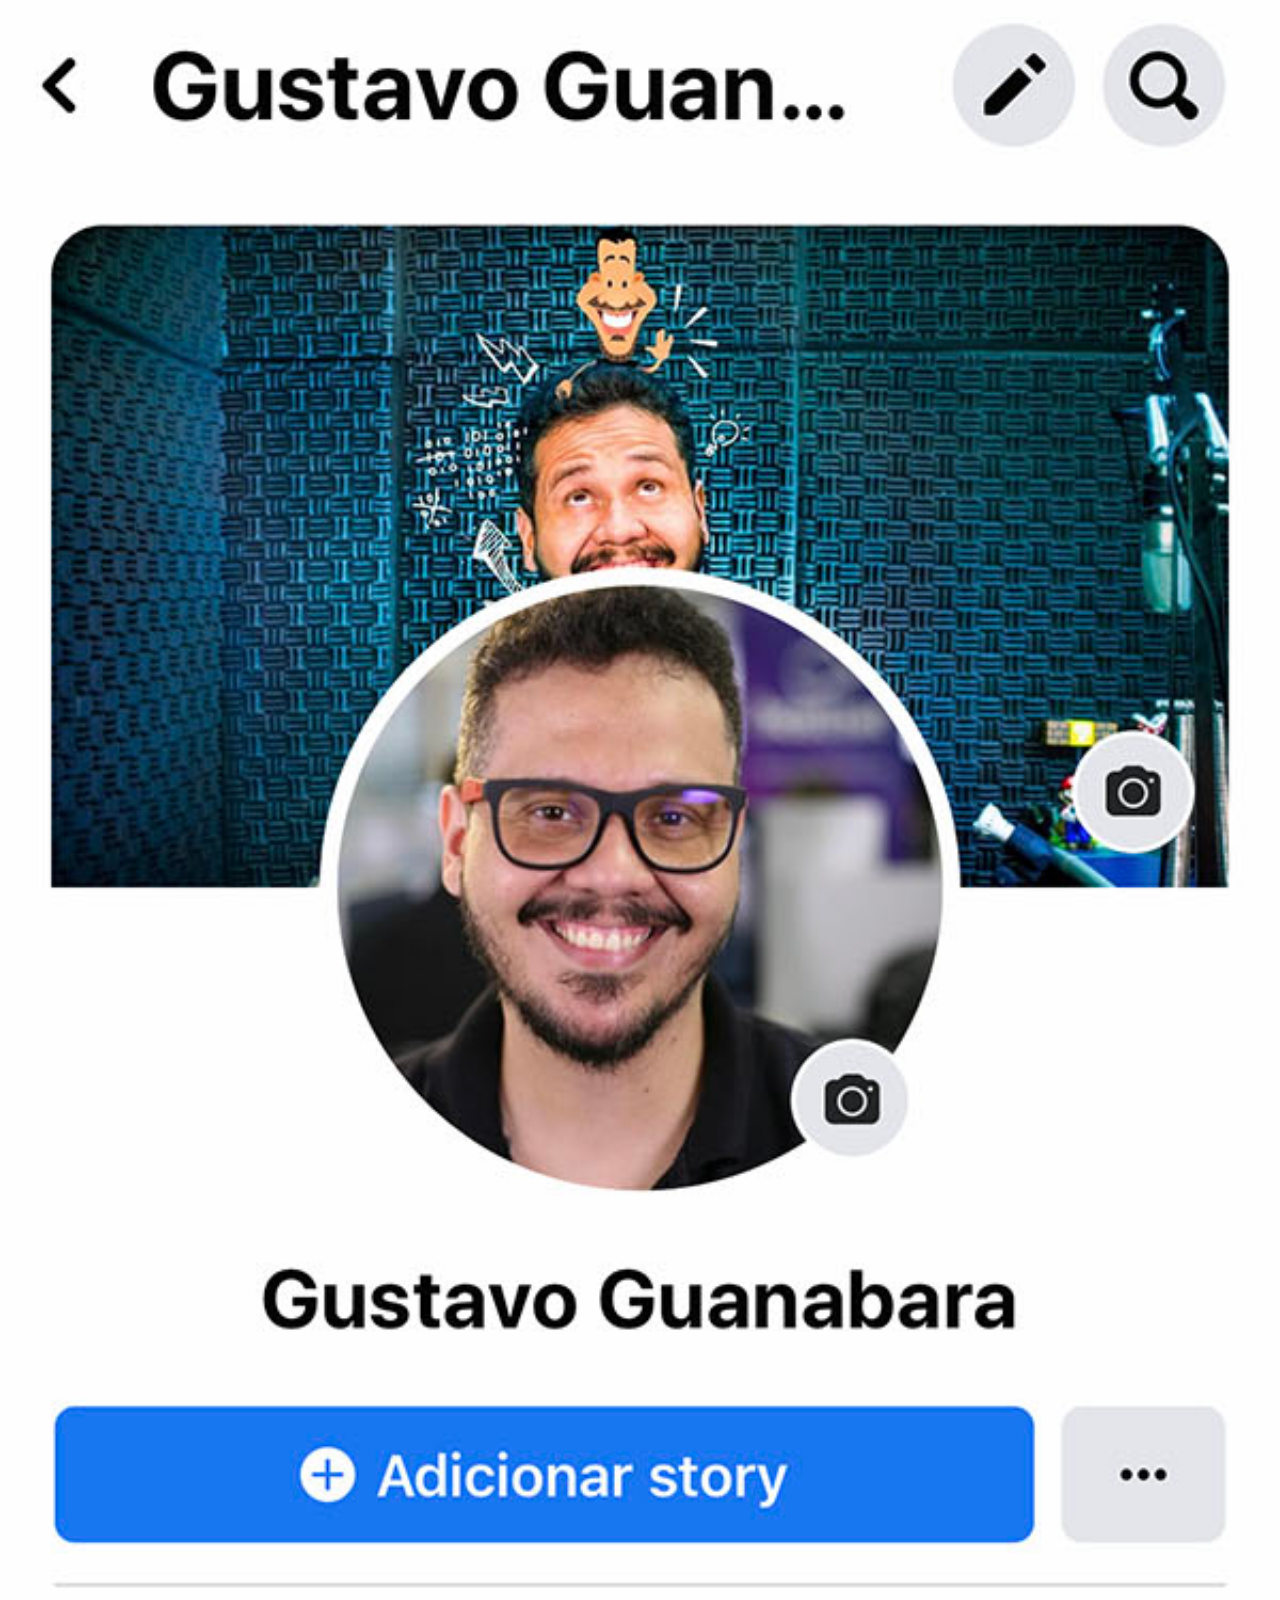
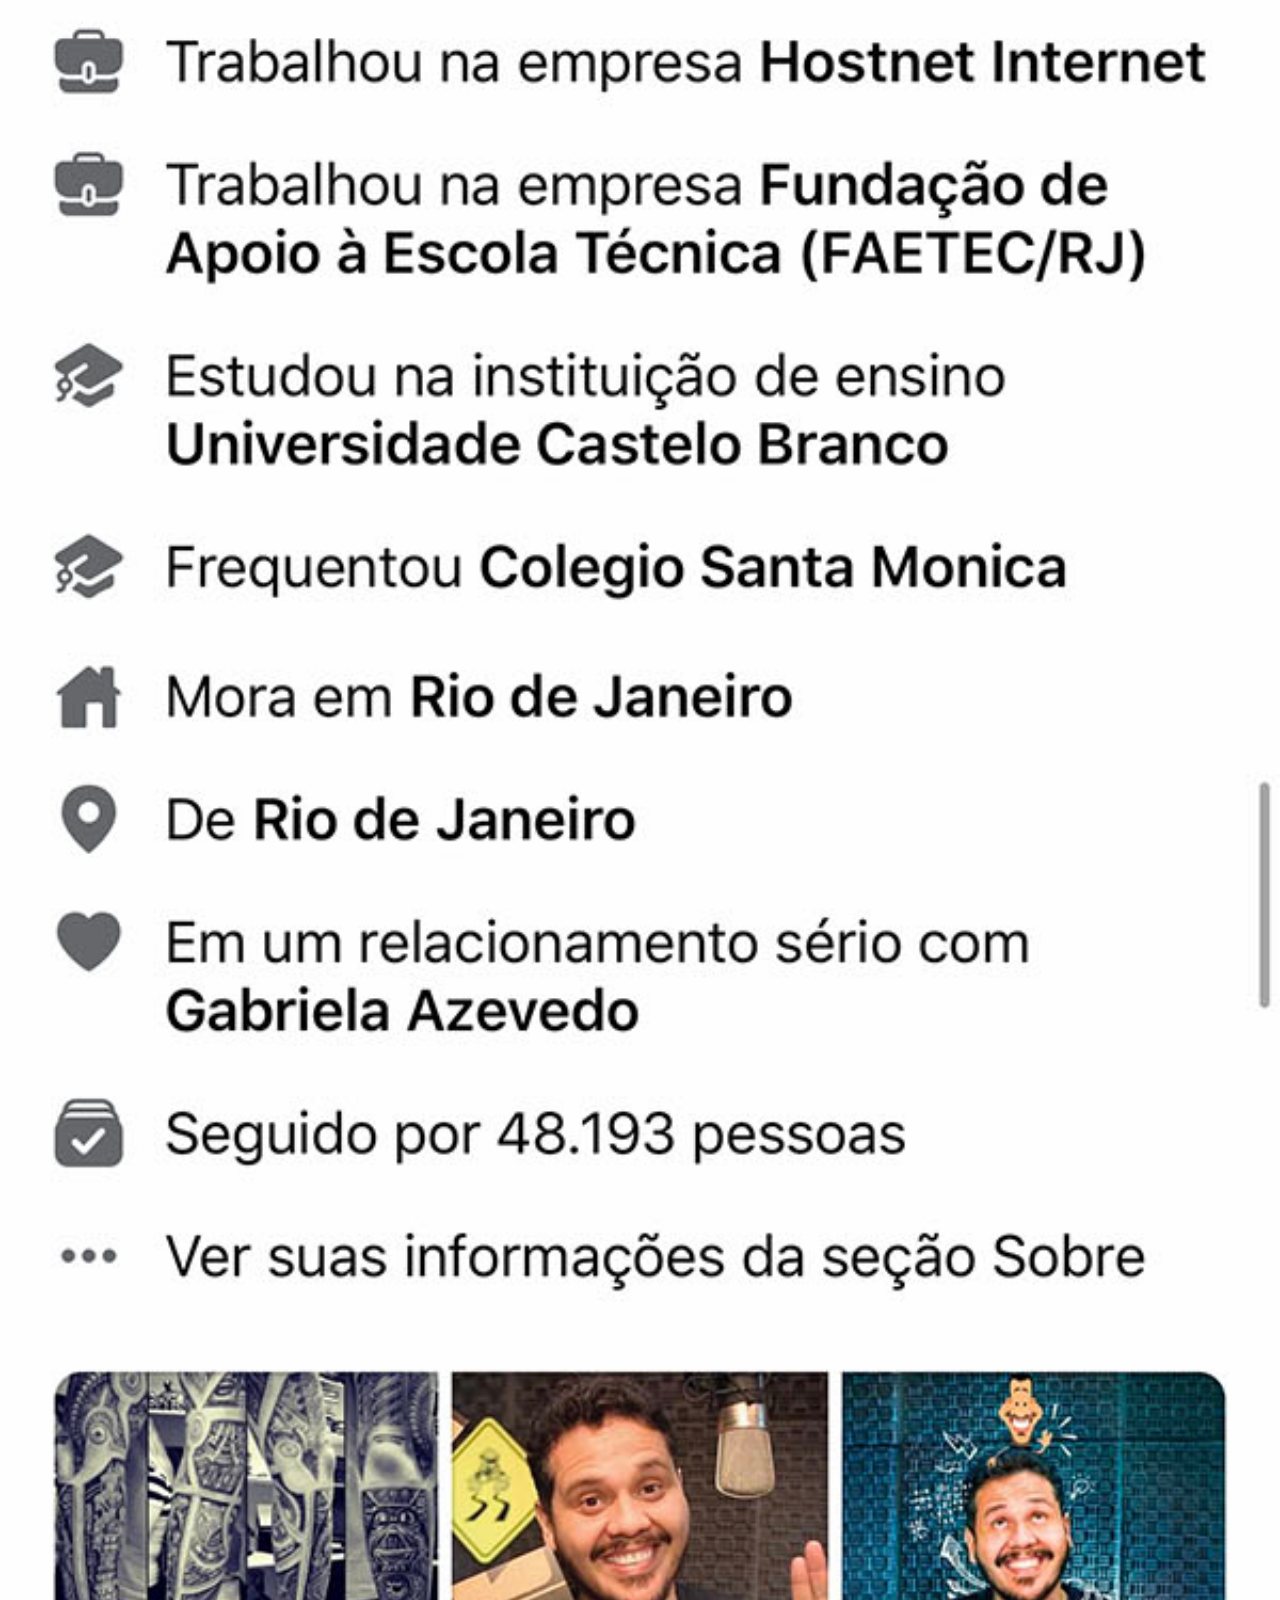
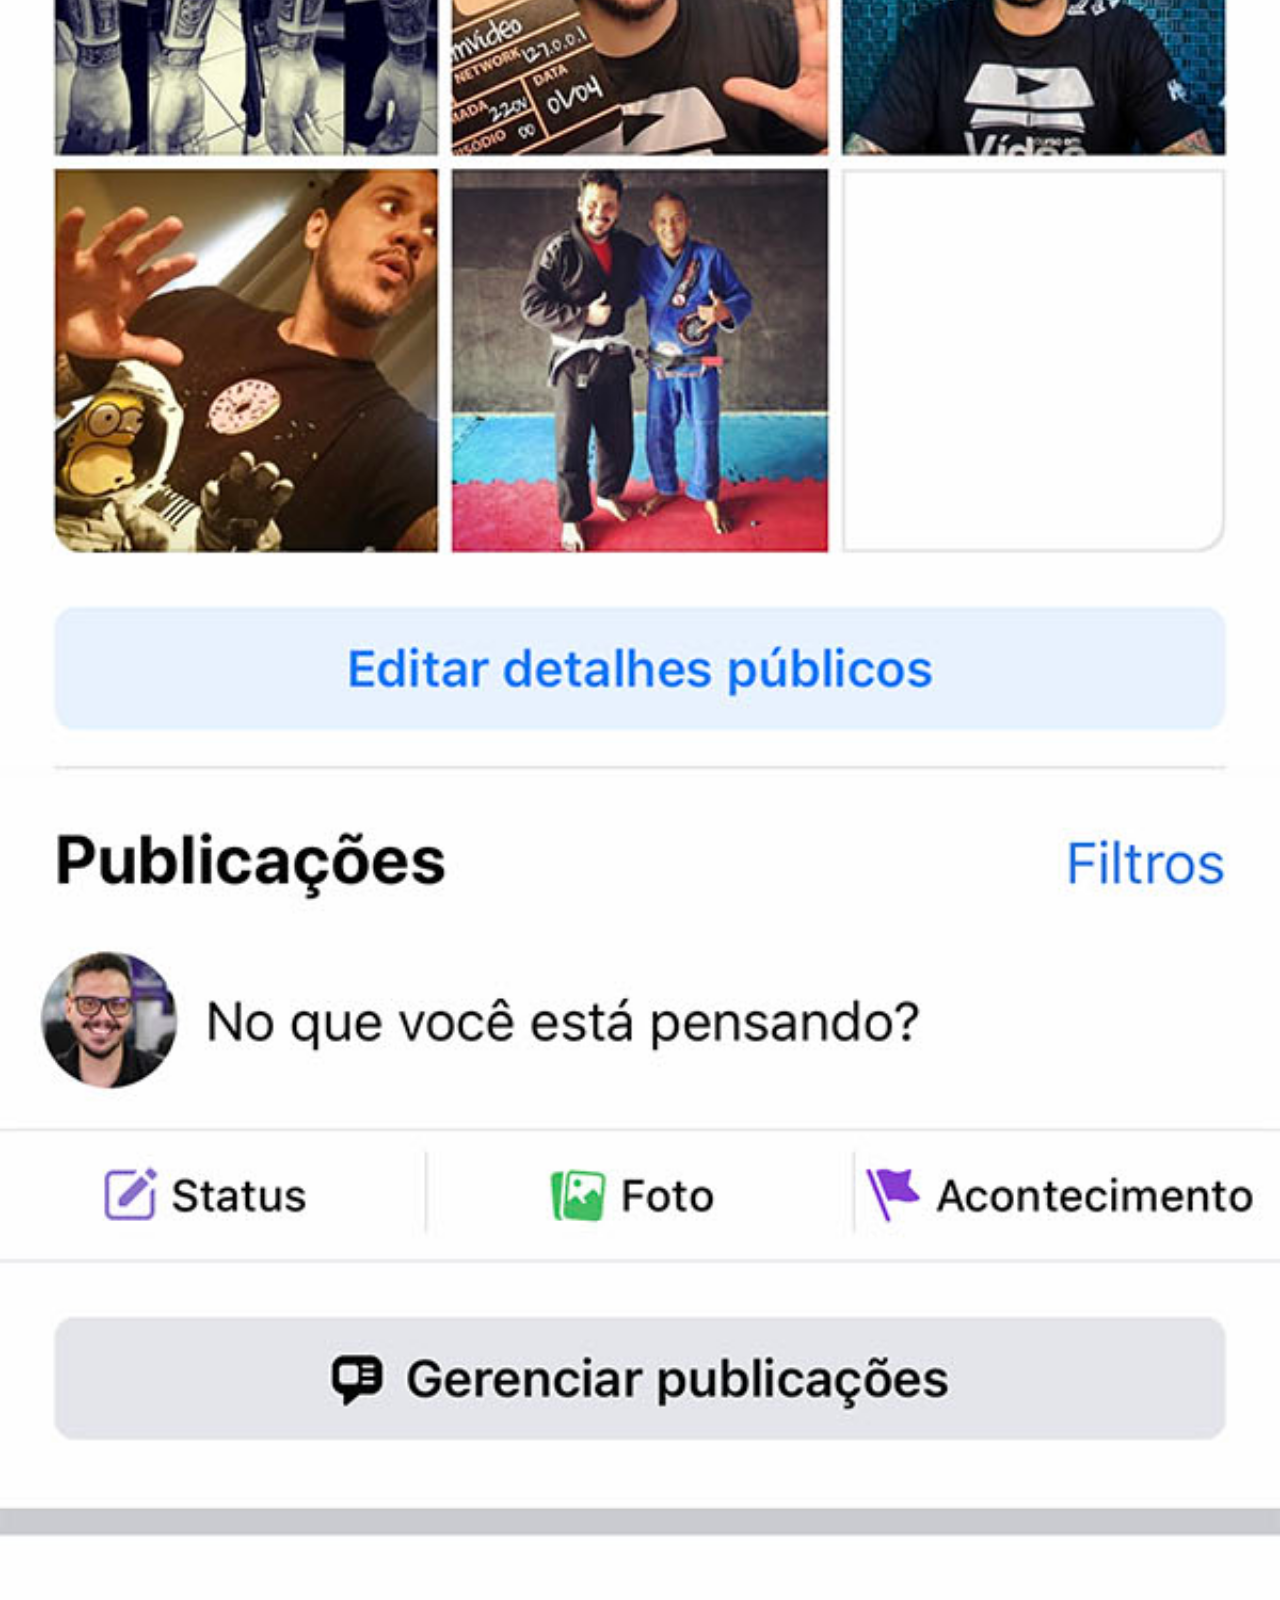
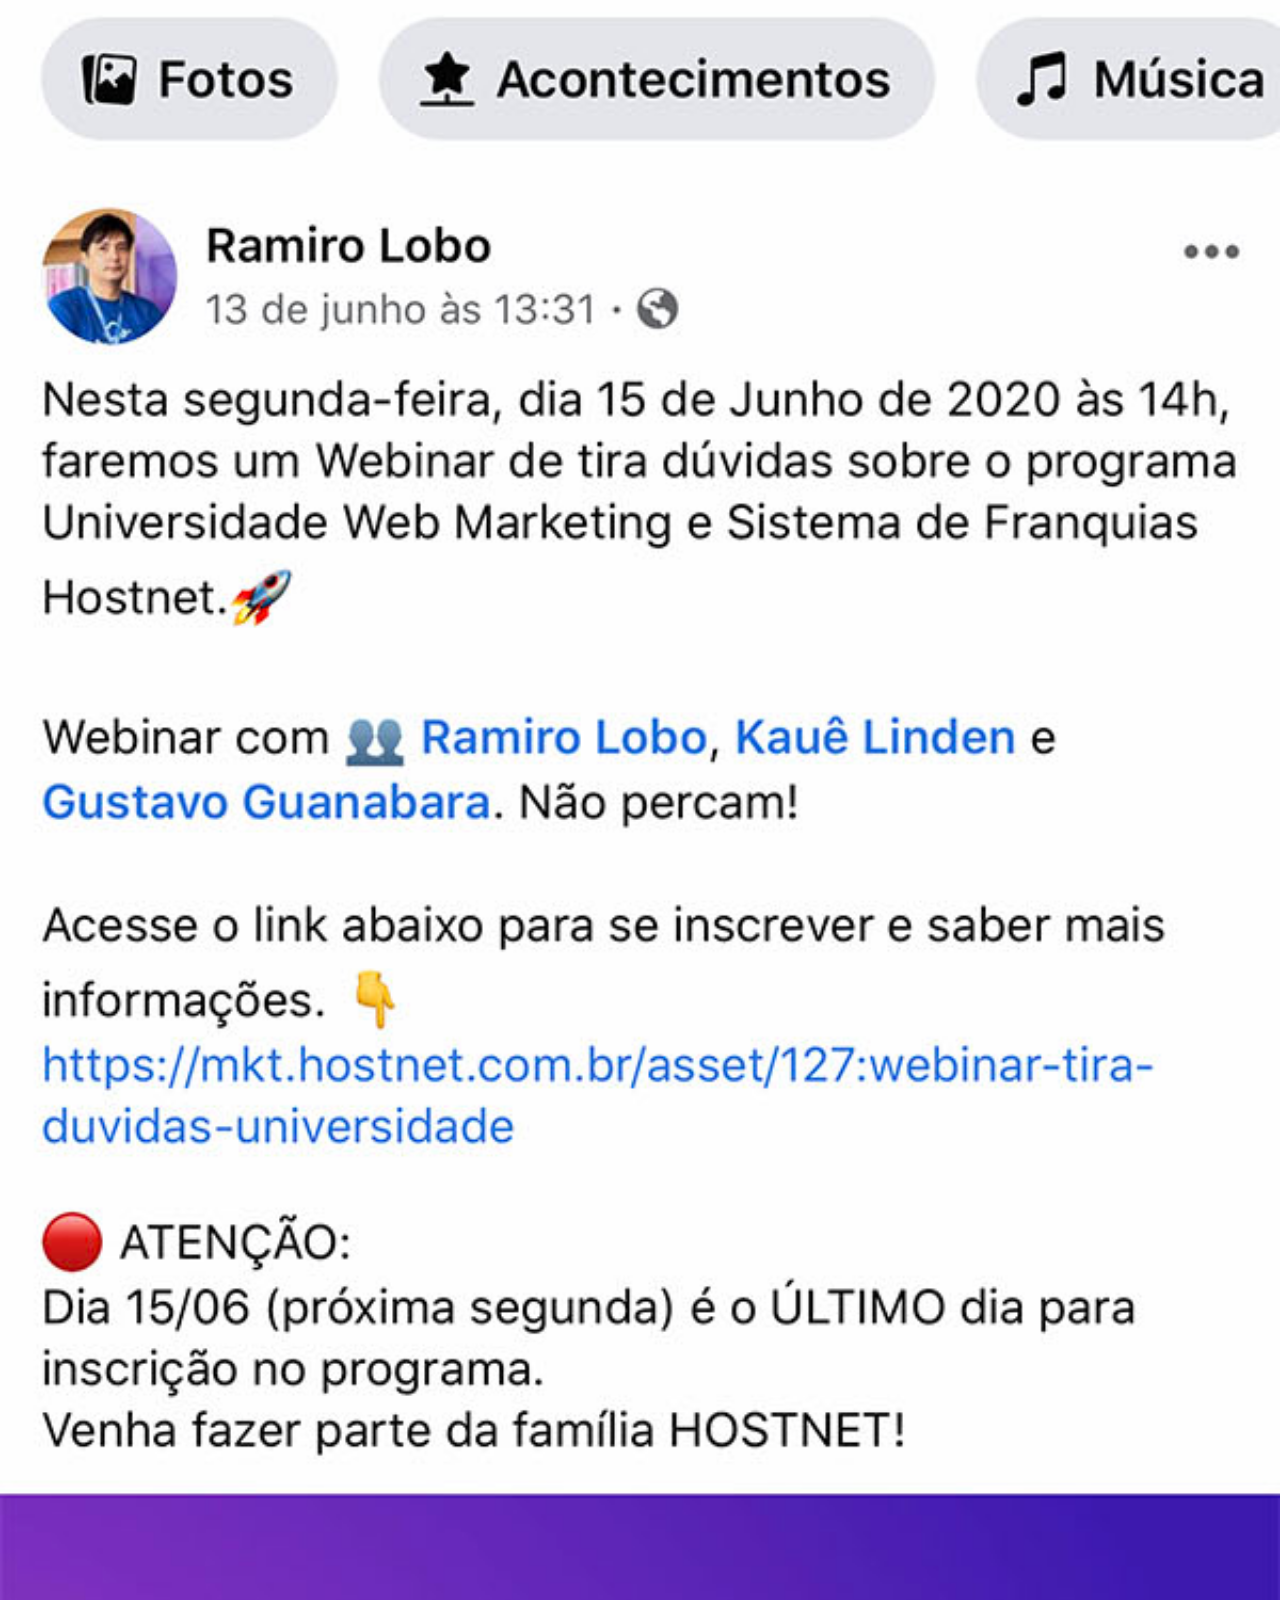
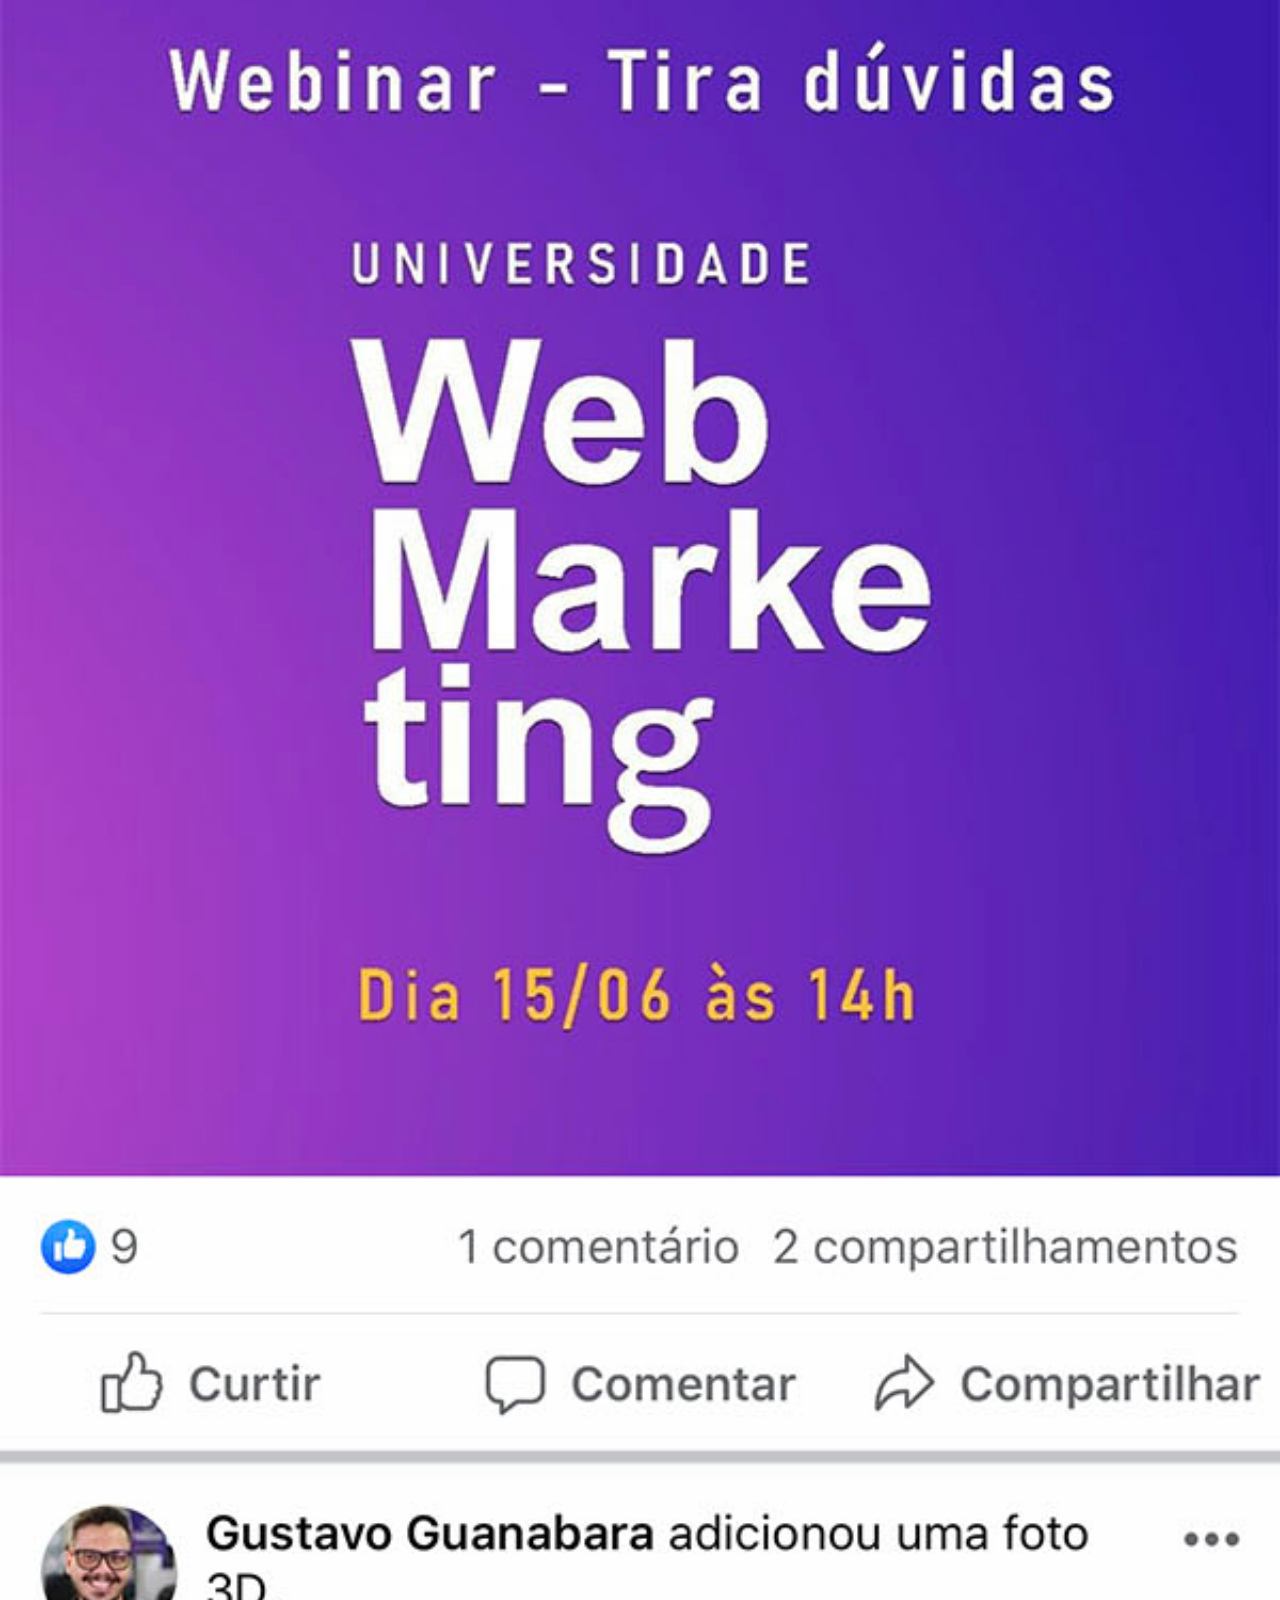
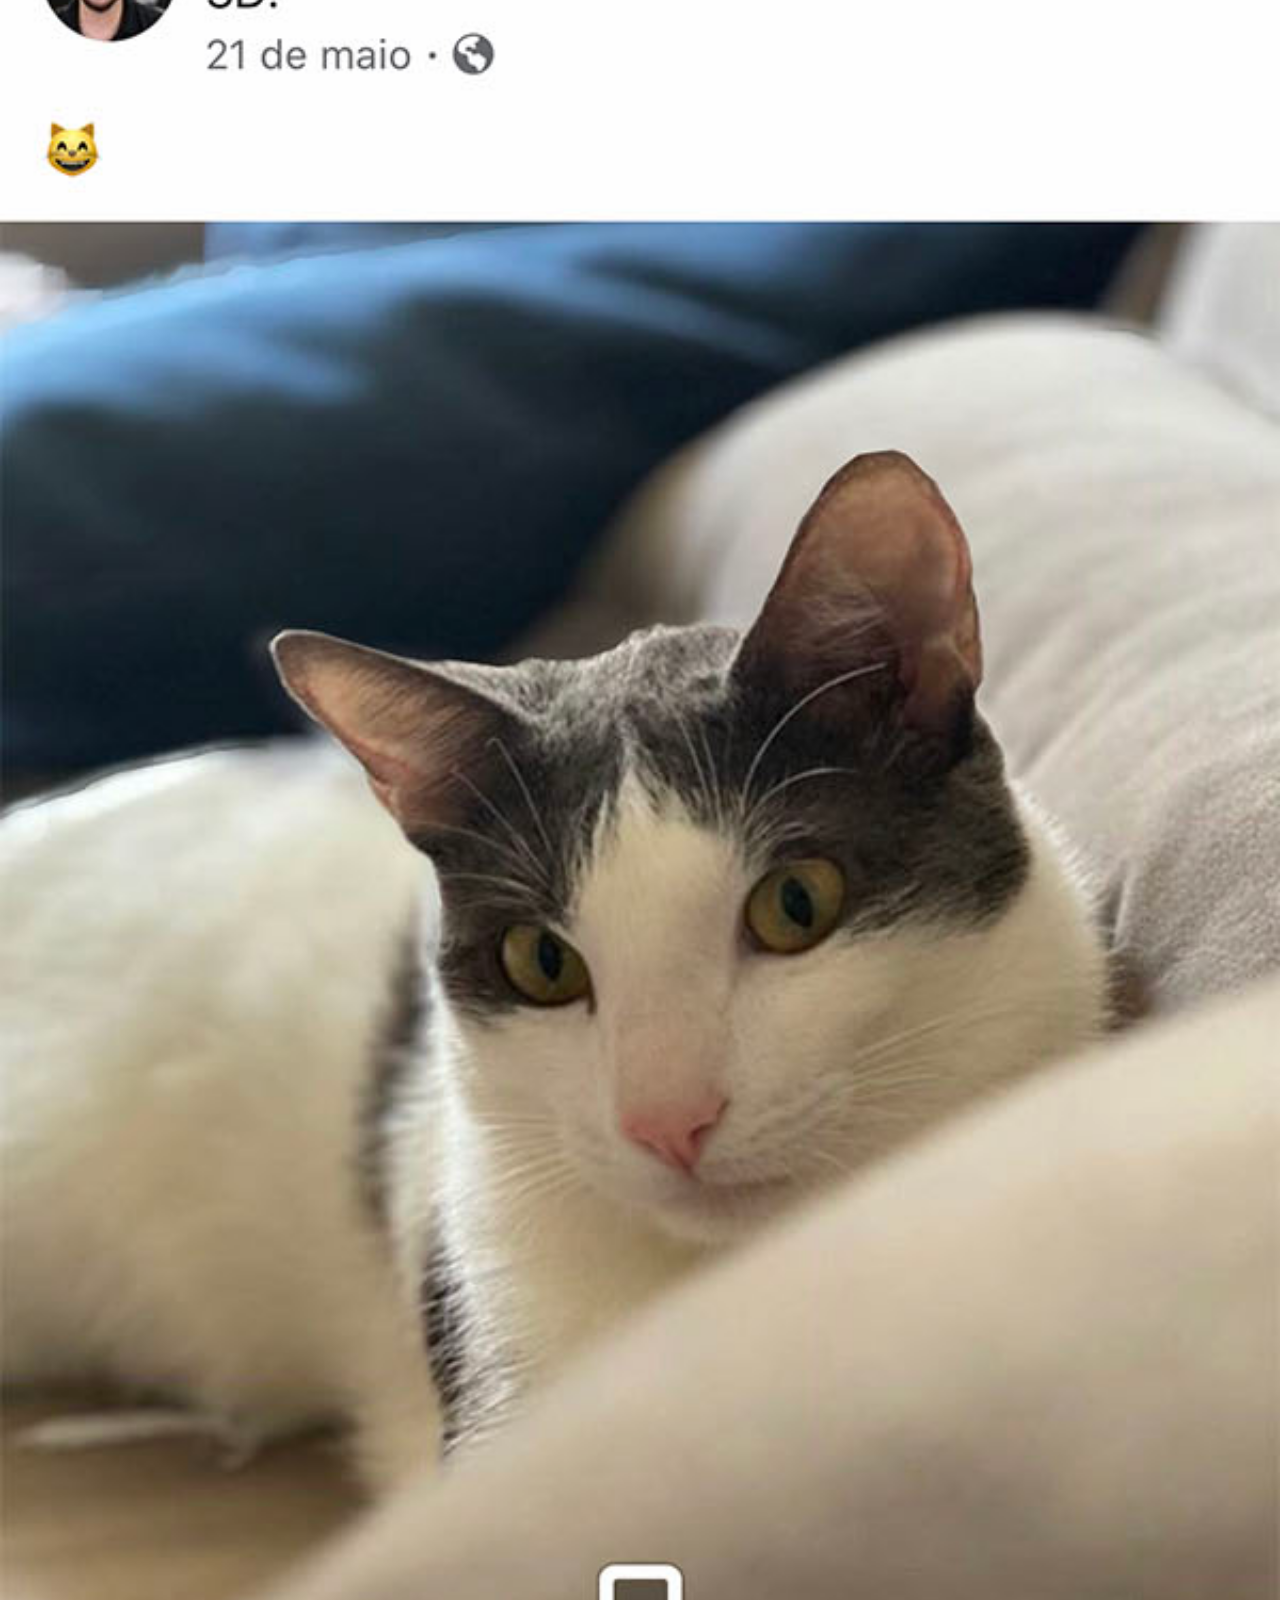
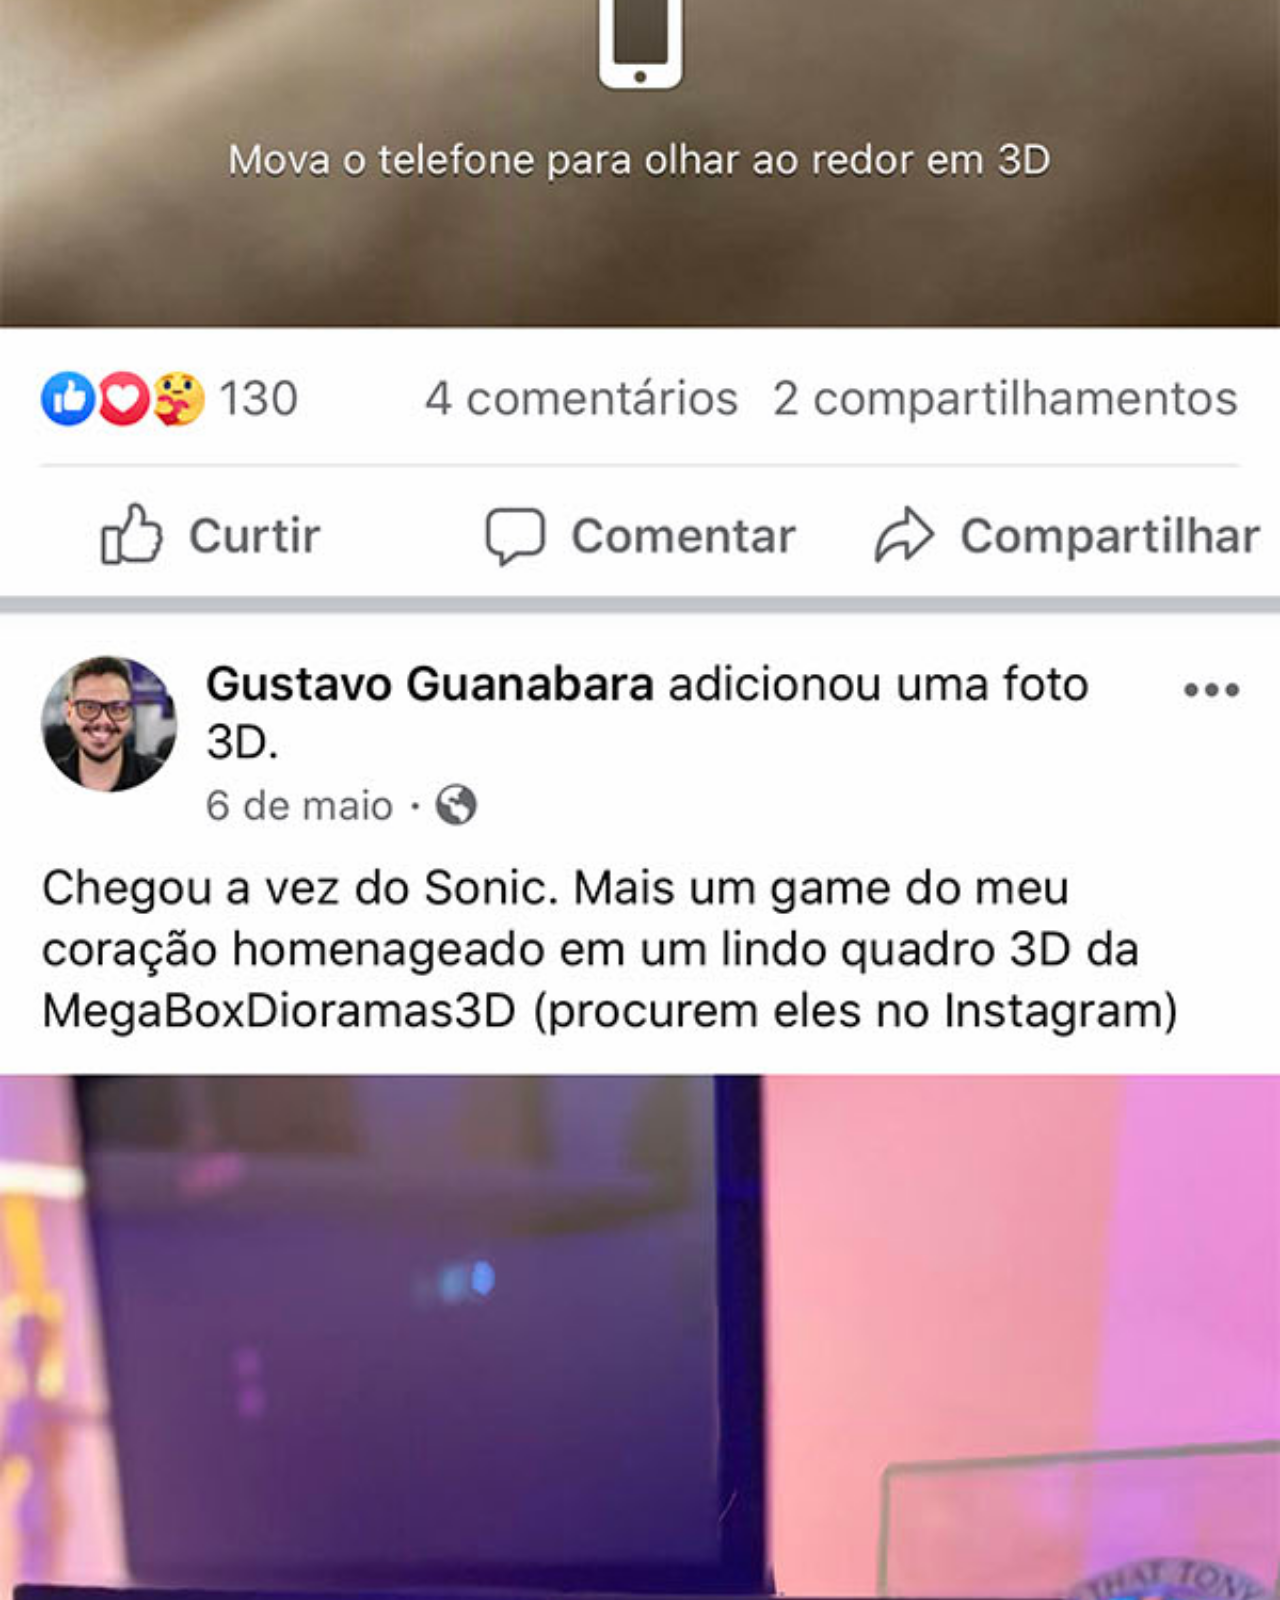
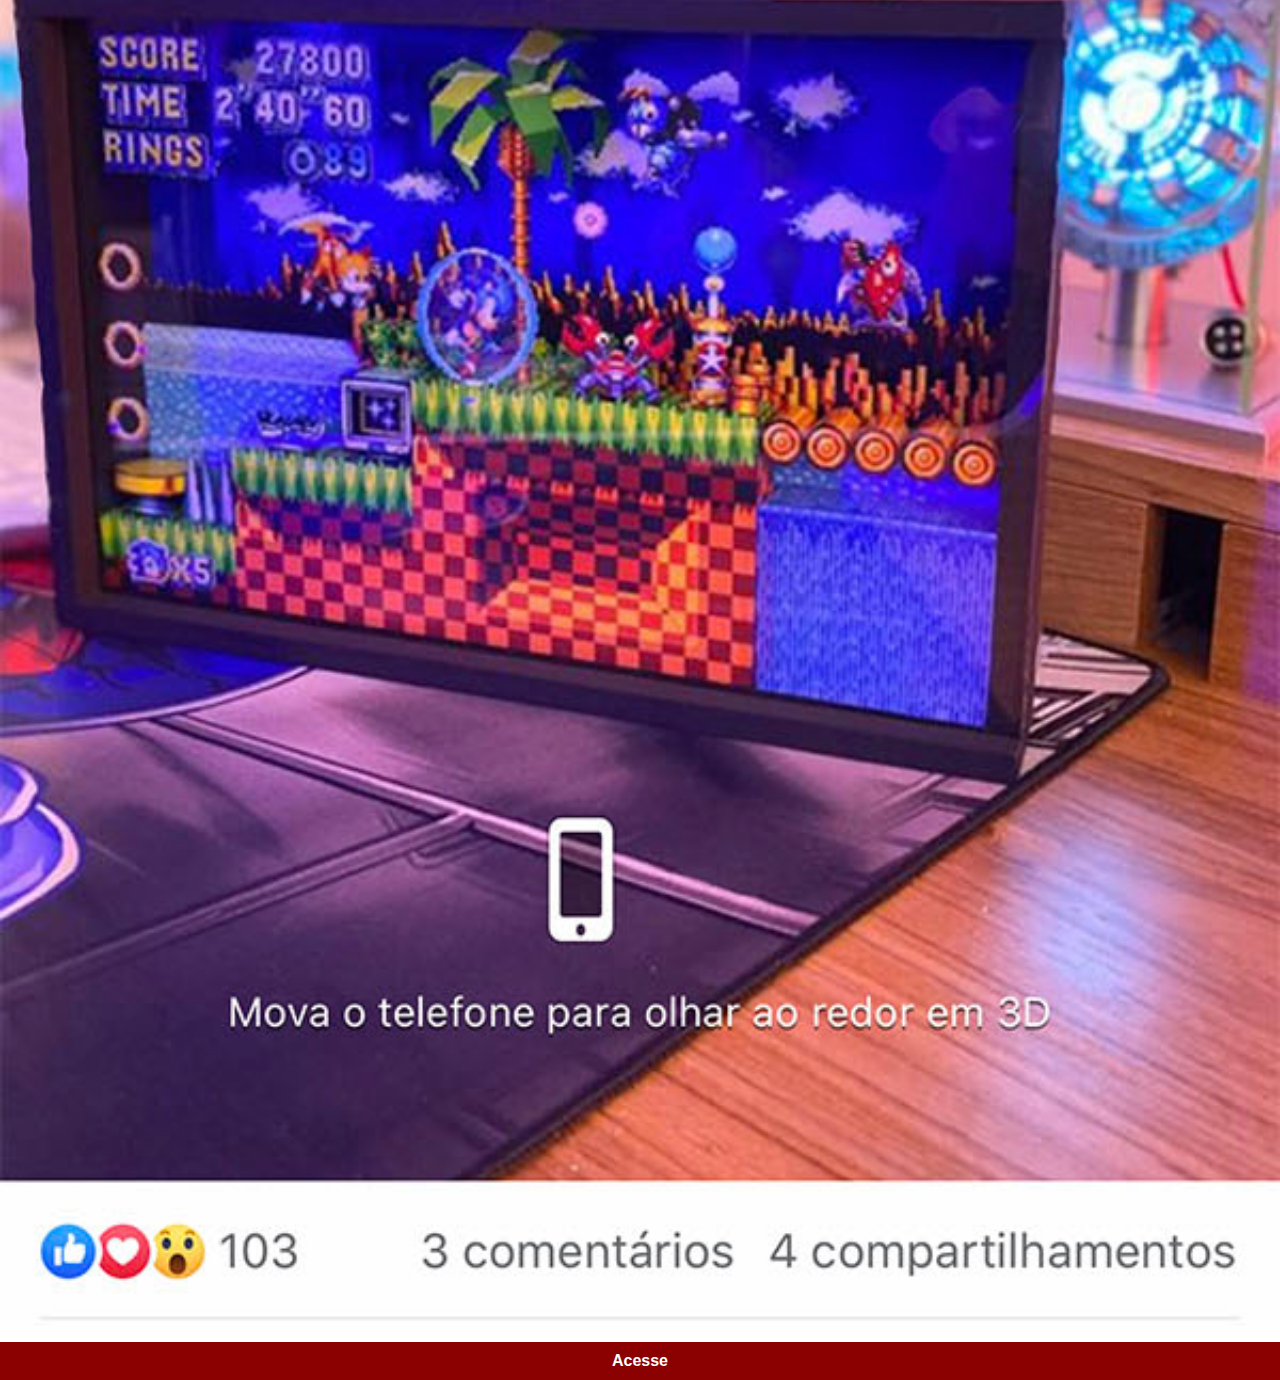
<file: facebook.html>
<!DOCTYPE html>
<html lang="pt-br">
<head>
    <meta charset="UTF-8">
    <meta http-equiv="X-UA-Compatible" content="IE=edge">
    <meta name="viewport" content="width=device-width, initial-scale=1.0">
    <title>Facebook</title>
    <link rel="stylesheet" href="estilos/social.css">
</head>
<body>
    <img src="imagens/tela-facebook.jpg" alt="Twiter">
    <a href="https://www.facebook.com/CursosEmVideo/?locale=pt_BR" target="_blank">Acesse</a>
</body>
</html>
</file>
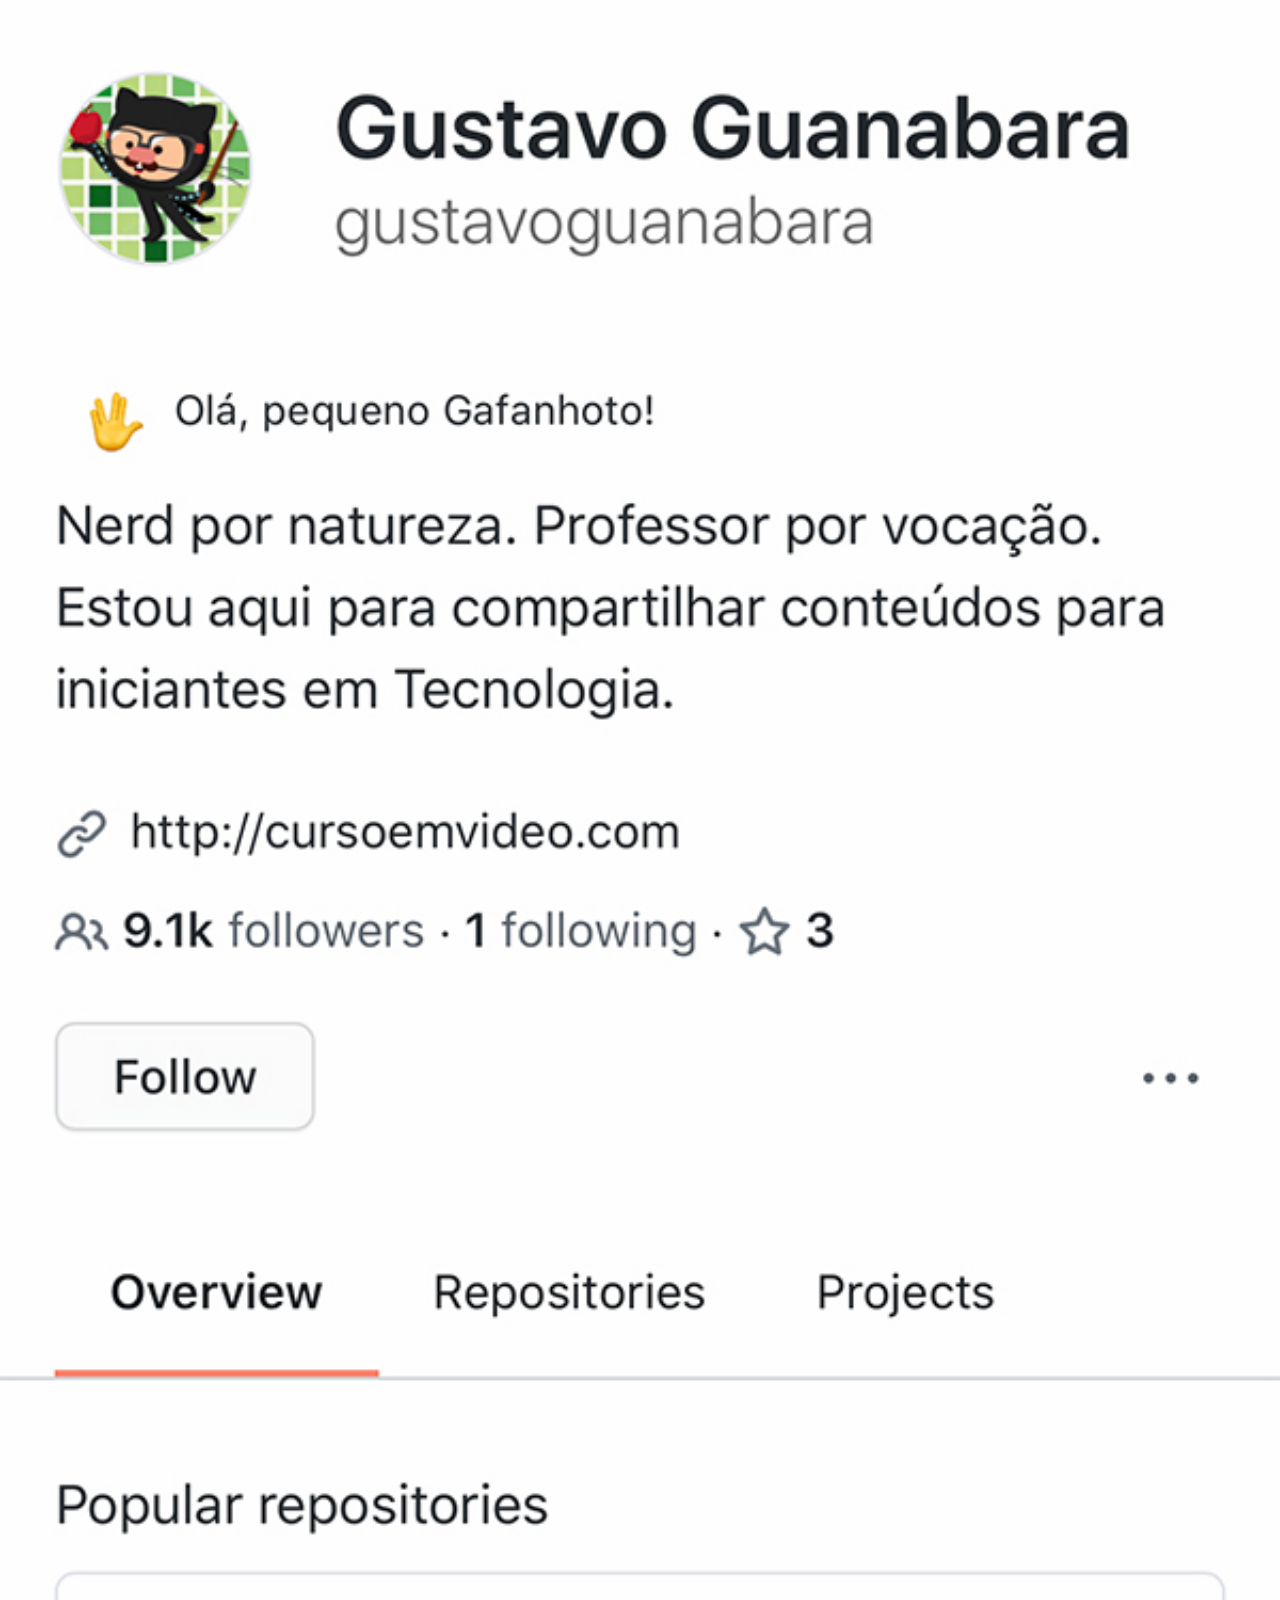
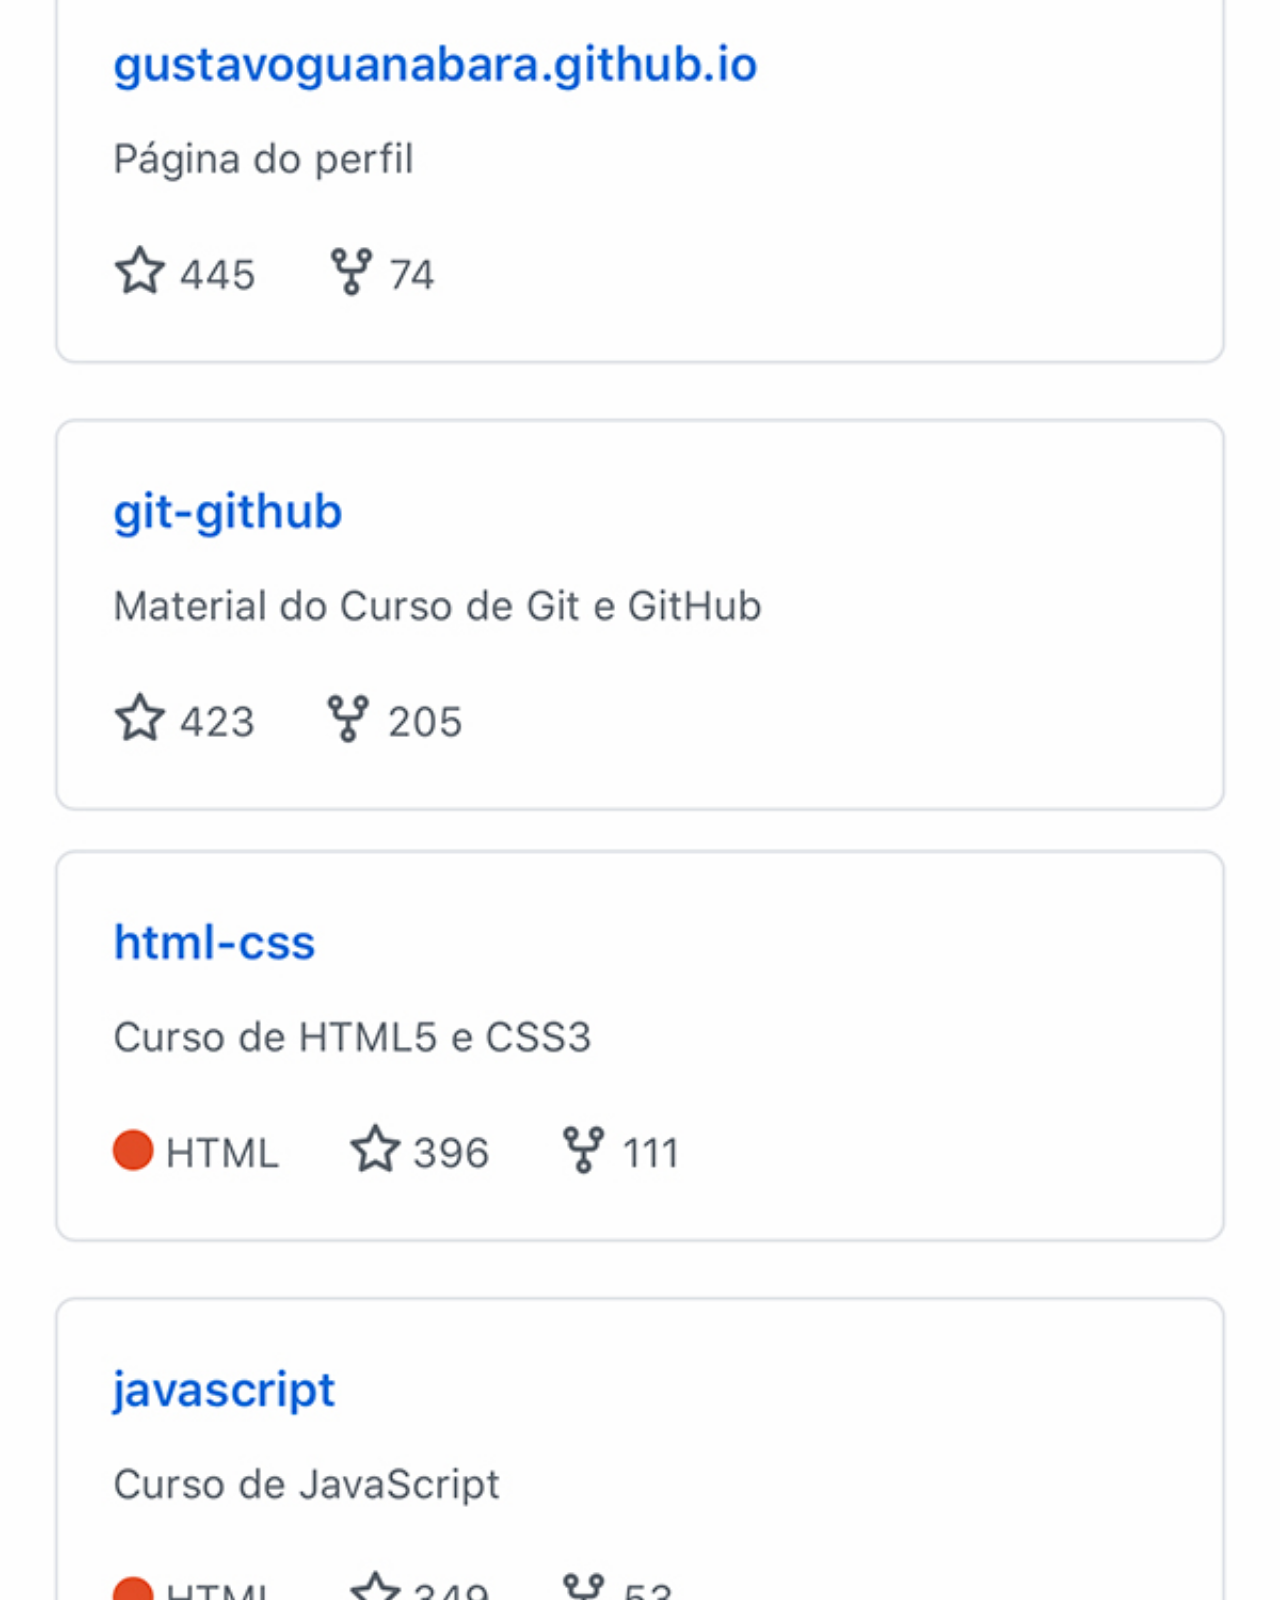
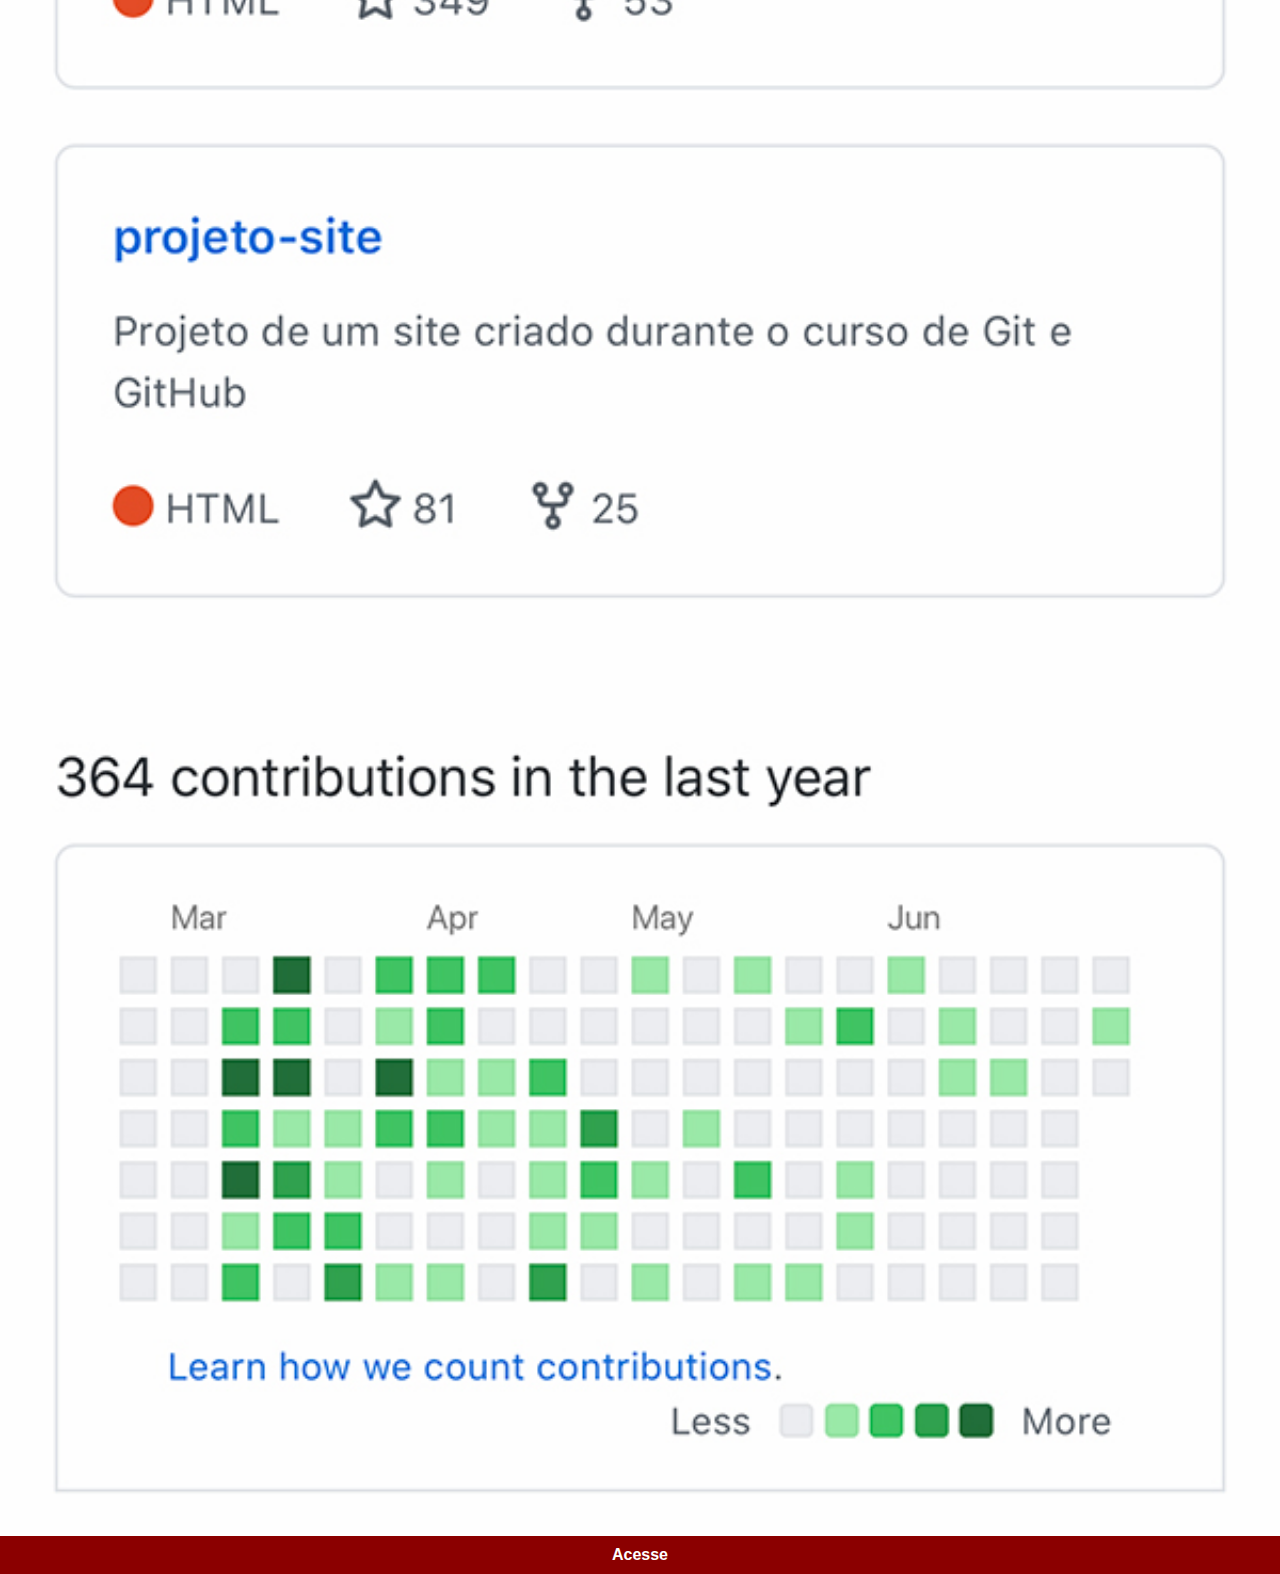
<file: github.html>
<!DOCTYPE html>
<html lang="pt-br">
<head>
    <meta charset="UTF-8">
    <meta http-equiv="X-UA-Compatible" content="IE=edge">
    <meta name="viewport" content="width=device-width, initial-scale=1.0">
    <title>GitHub</title>
    <link rel="stylesheet" href="estilos/social.css">
</head>
<body>
    <img src="imagens/tela-github.jpg" alt="GitHub">
    <a href="https://github.com/brunoeduardocds" target="_blank">Acesse</a>
</body>
</html>
</file>
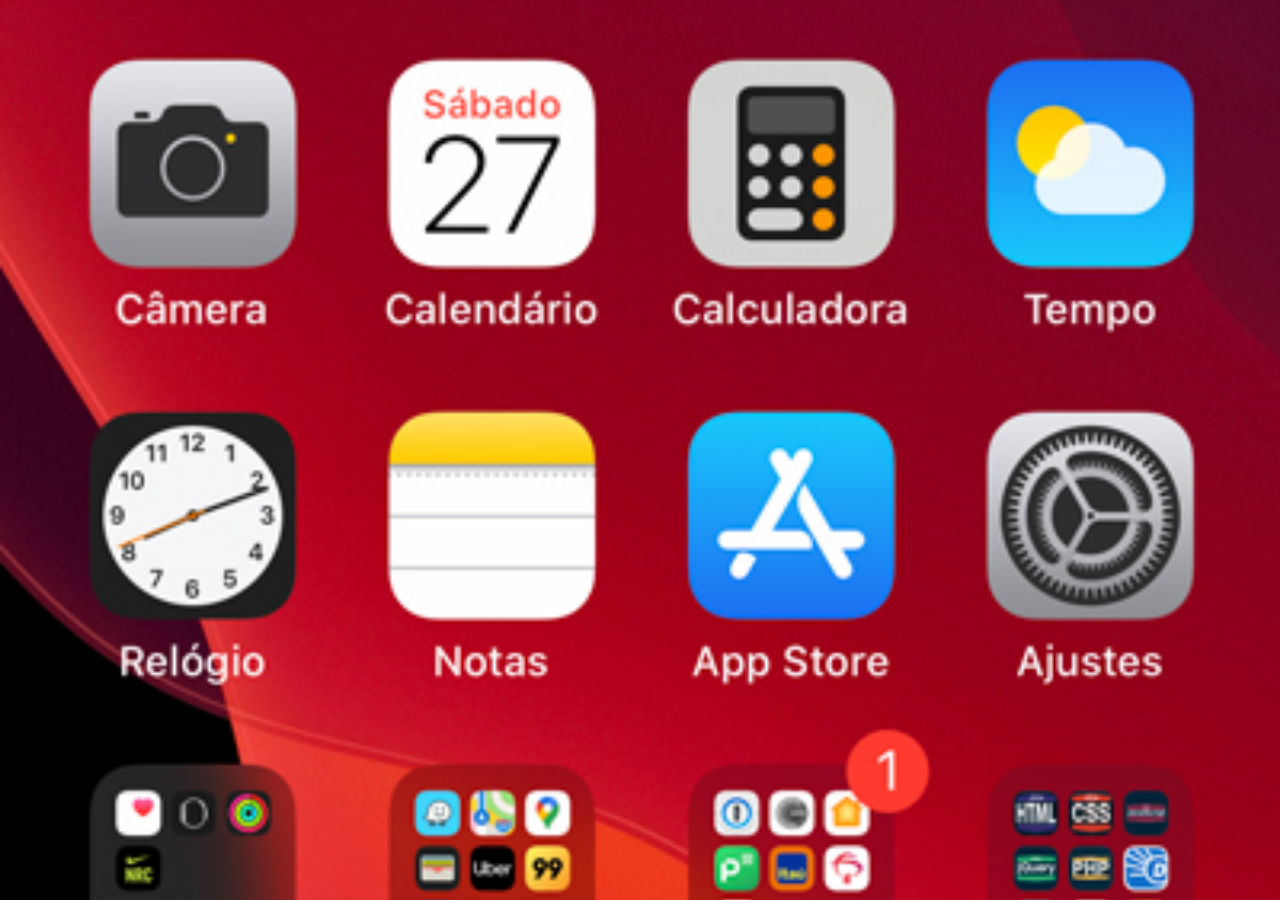
<file: home.html>
<!DOCTYPE html>
<html lang="pt-br">
<head>
    <meta charset="UTF-8">
    <meta http-equiv="X-UA-Compatible" content="IE=edge">
    <meta name="viewport" content="width=device-width, initial-scale=1.0">
    <title>Home</title>
</head>
<style>
    *{
        margin: 0px;
        padding: 0px;
    }
    body{
        width: 100vw;
        height: 100vh;
        background: black url('imagens/tela-home.jpg')no-repeat top center;
        background-size: cover;
    }
</style>
<body>
    
</body>
</html>
</file>
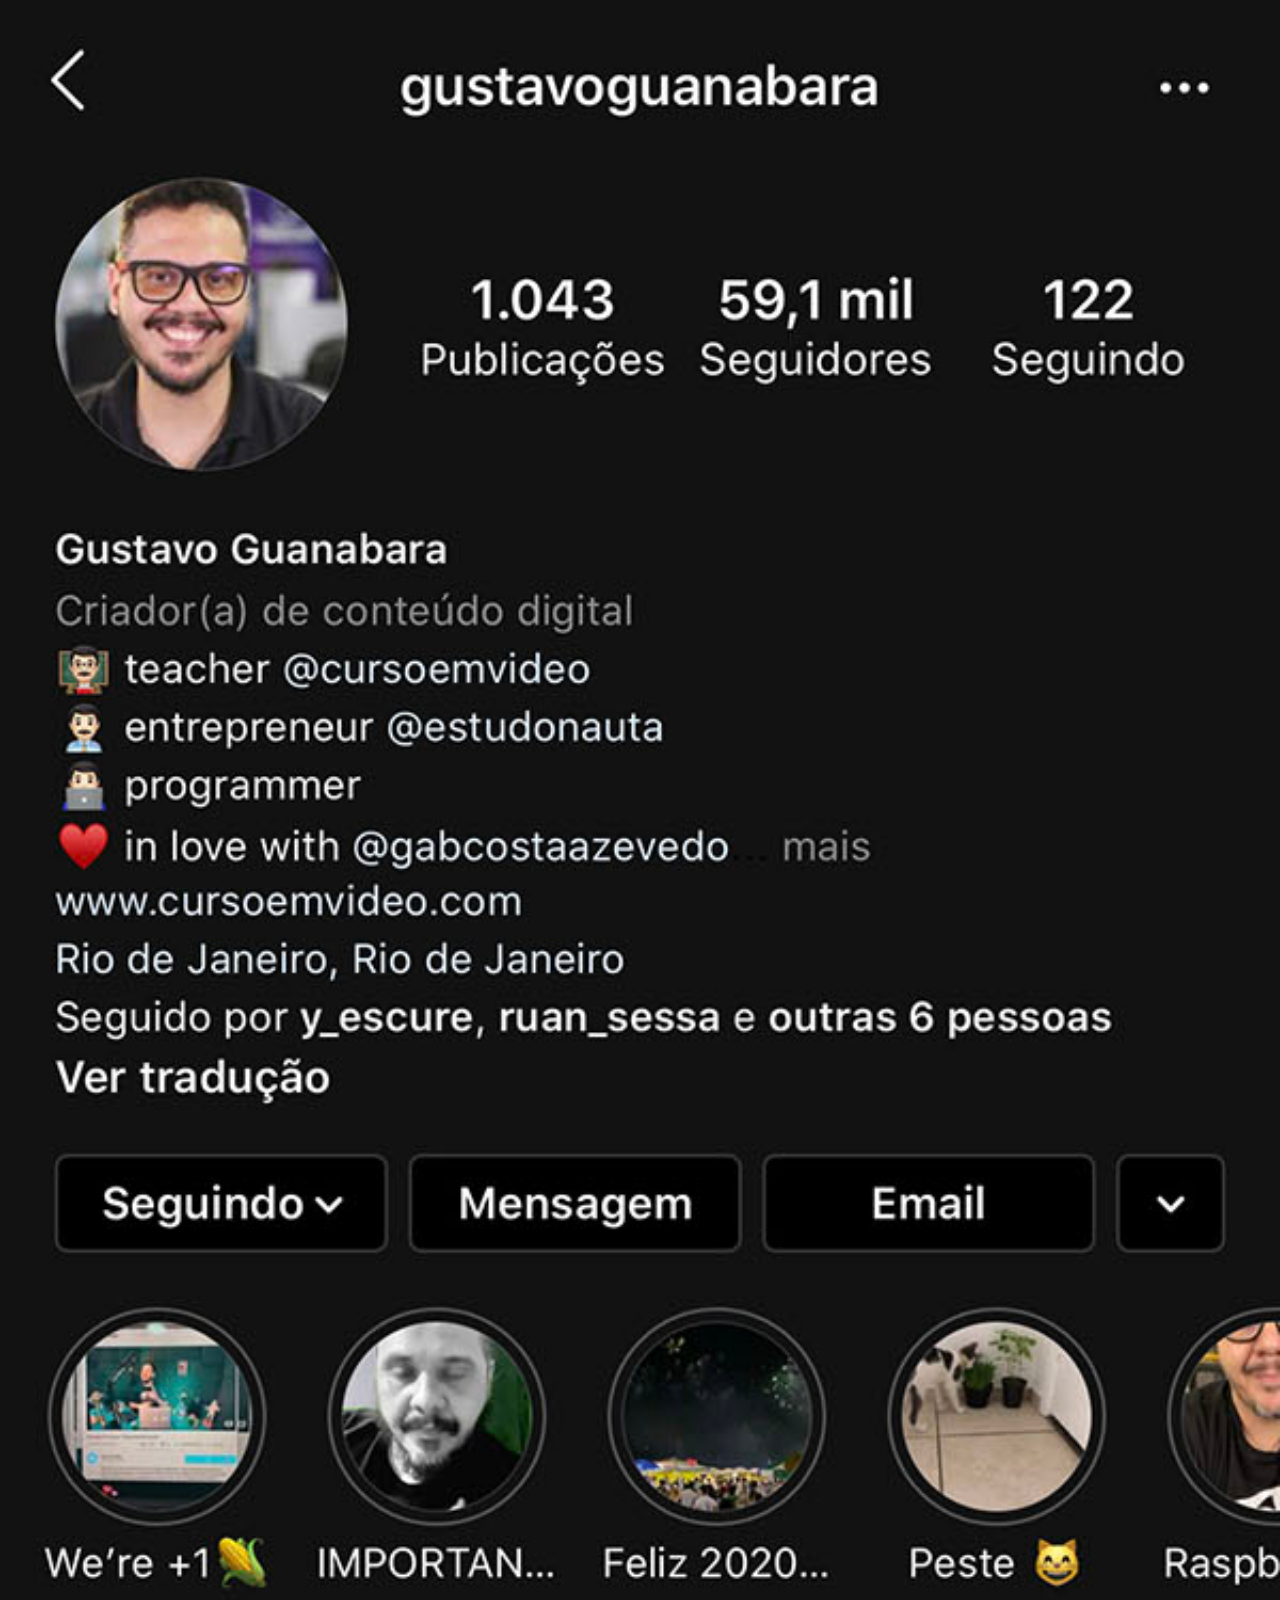
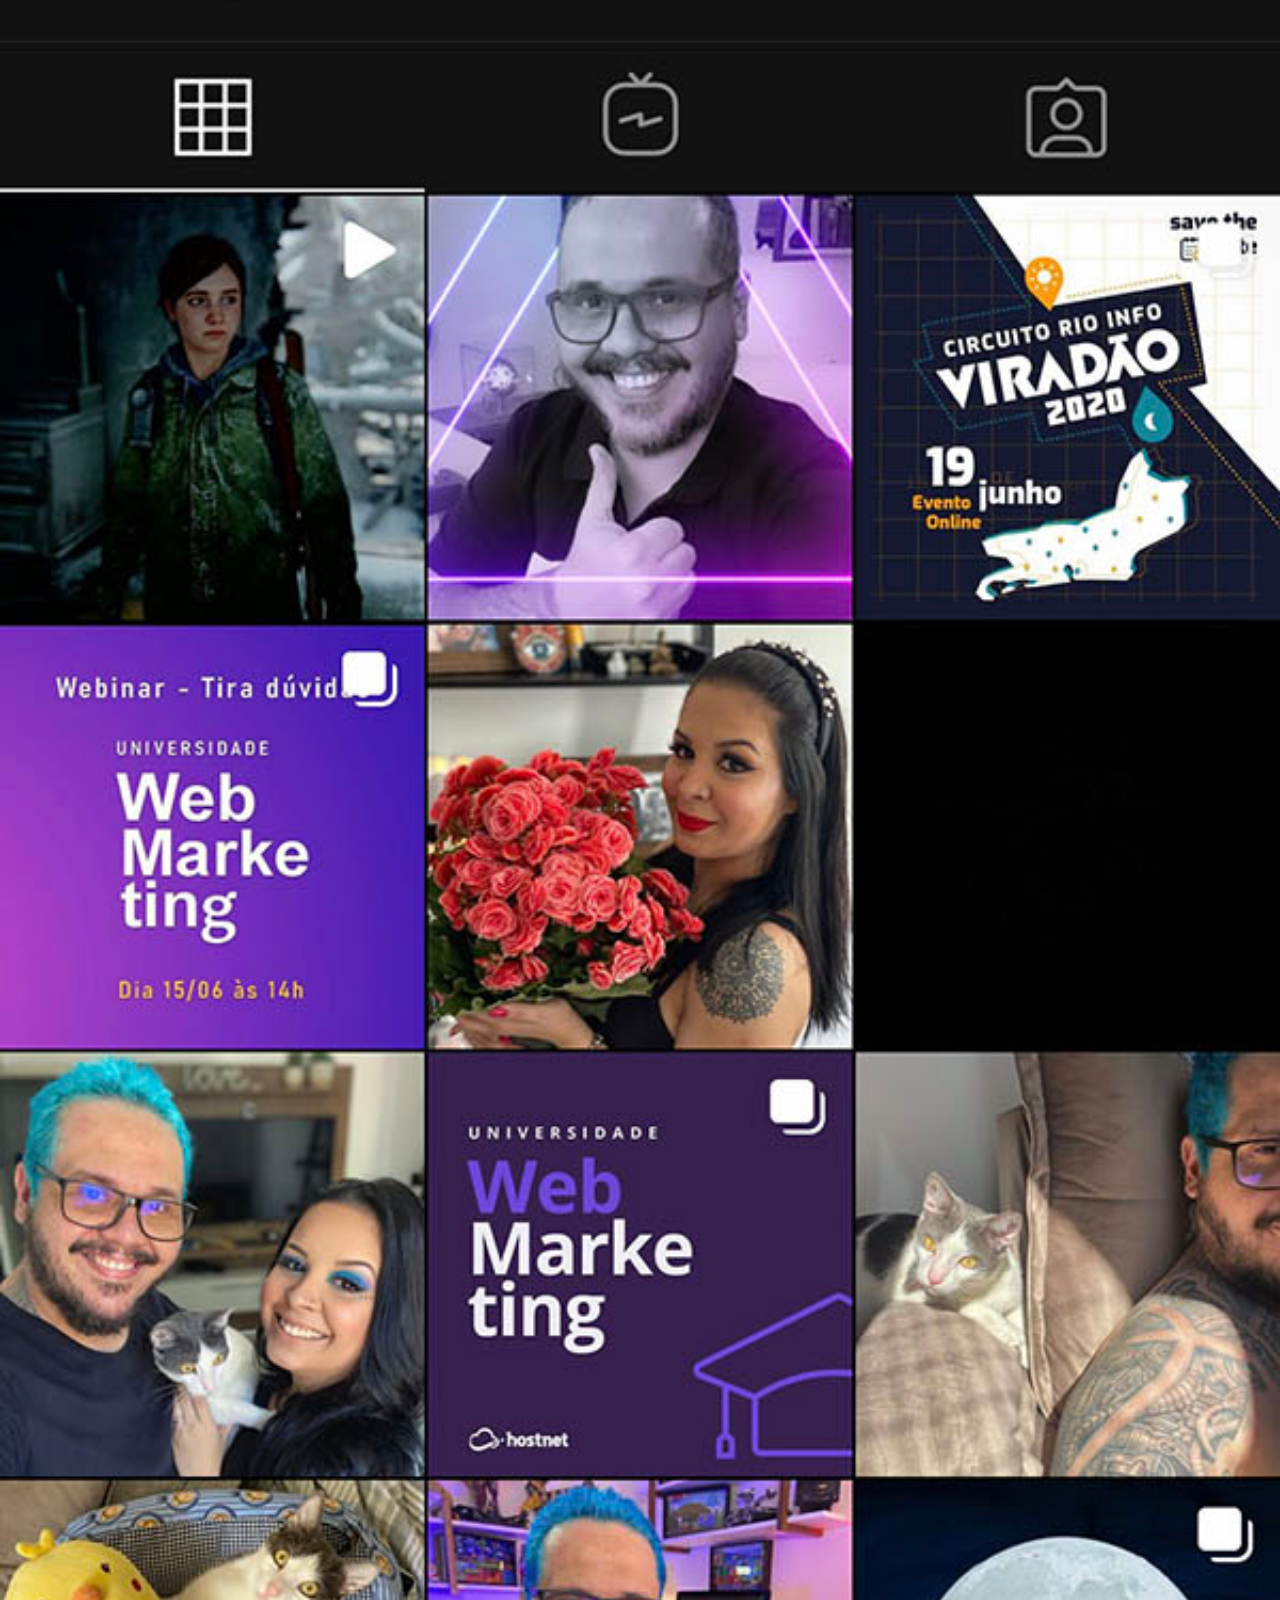
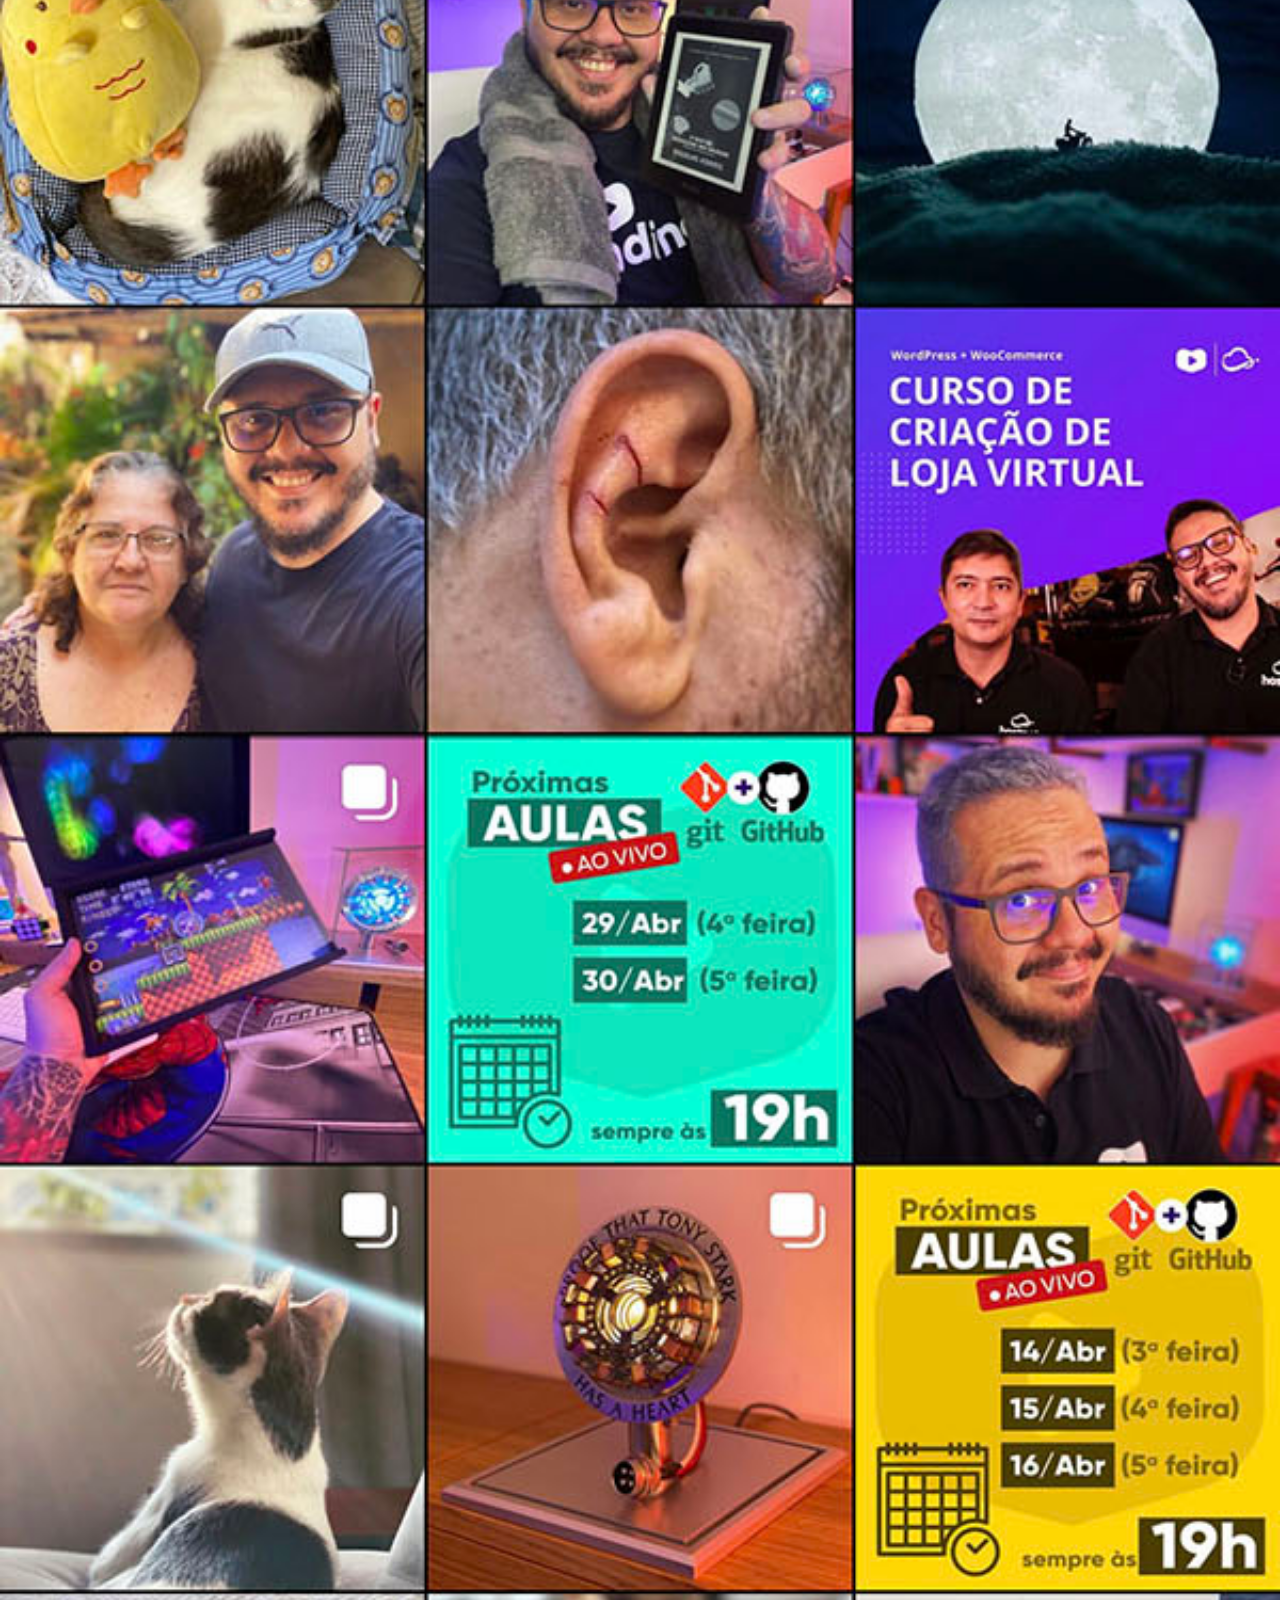
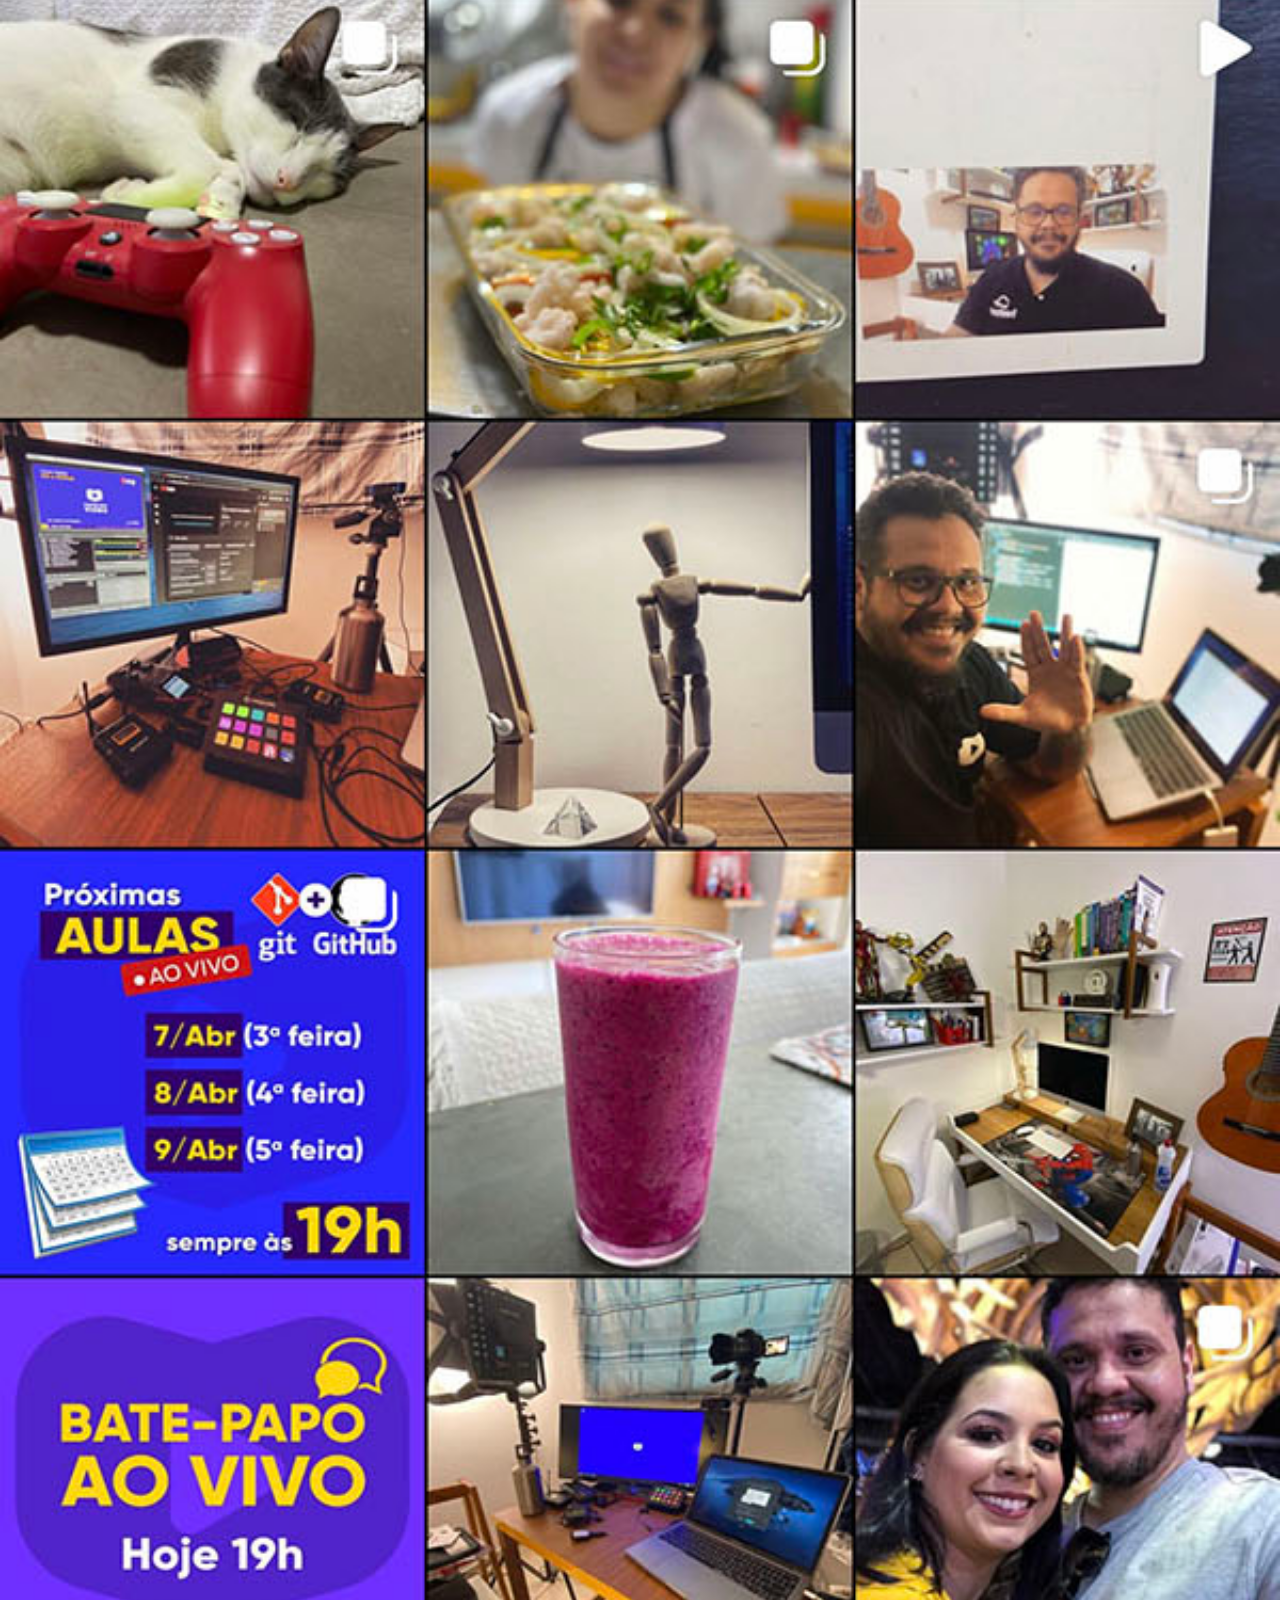
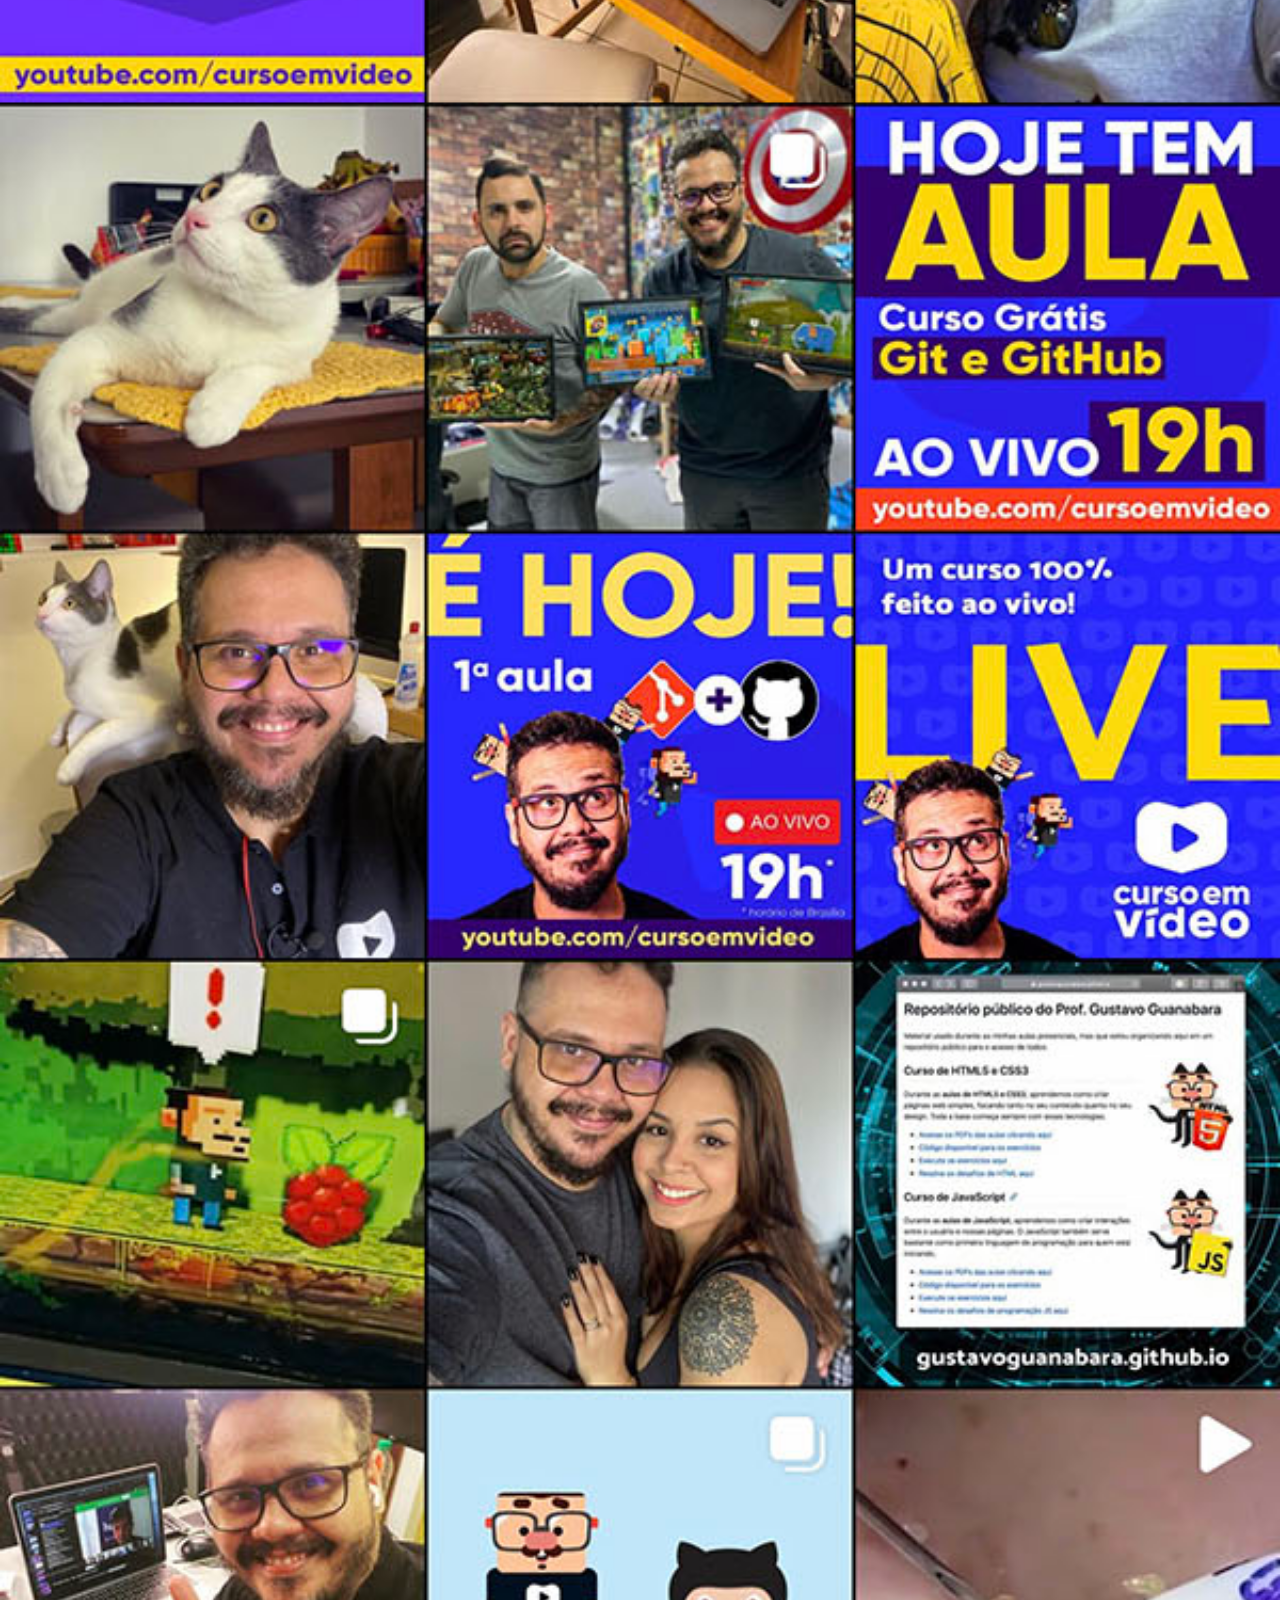
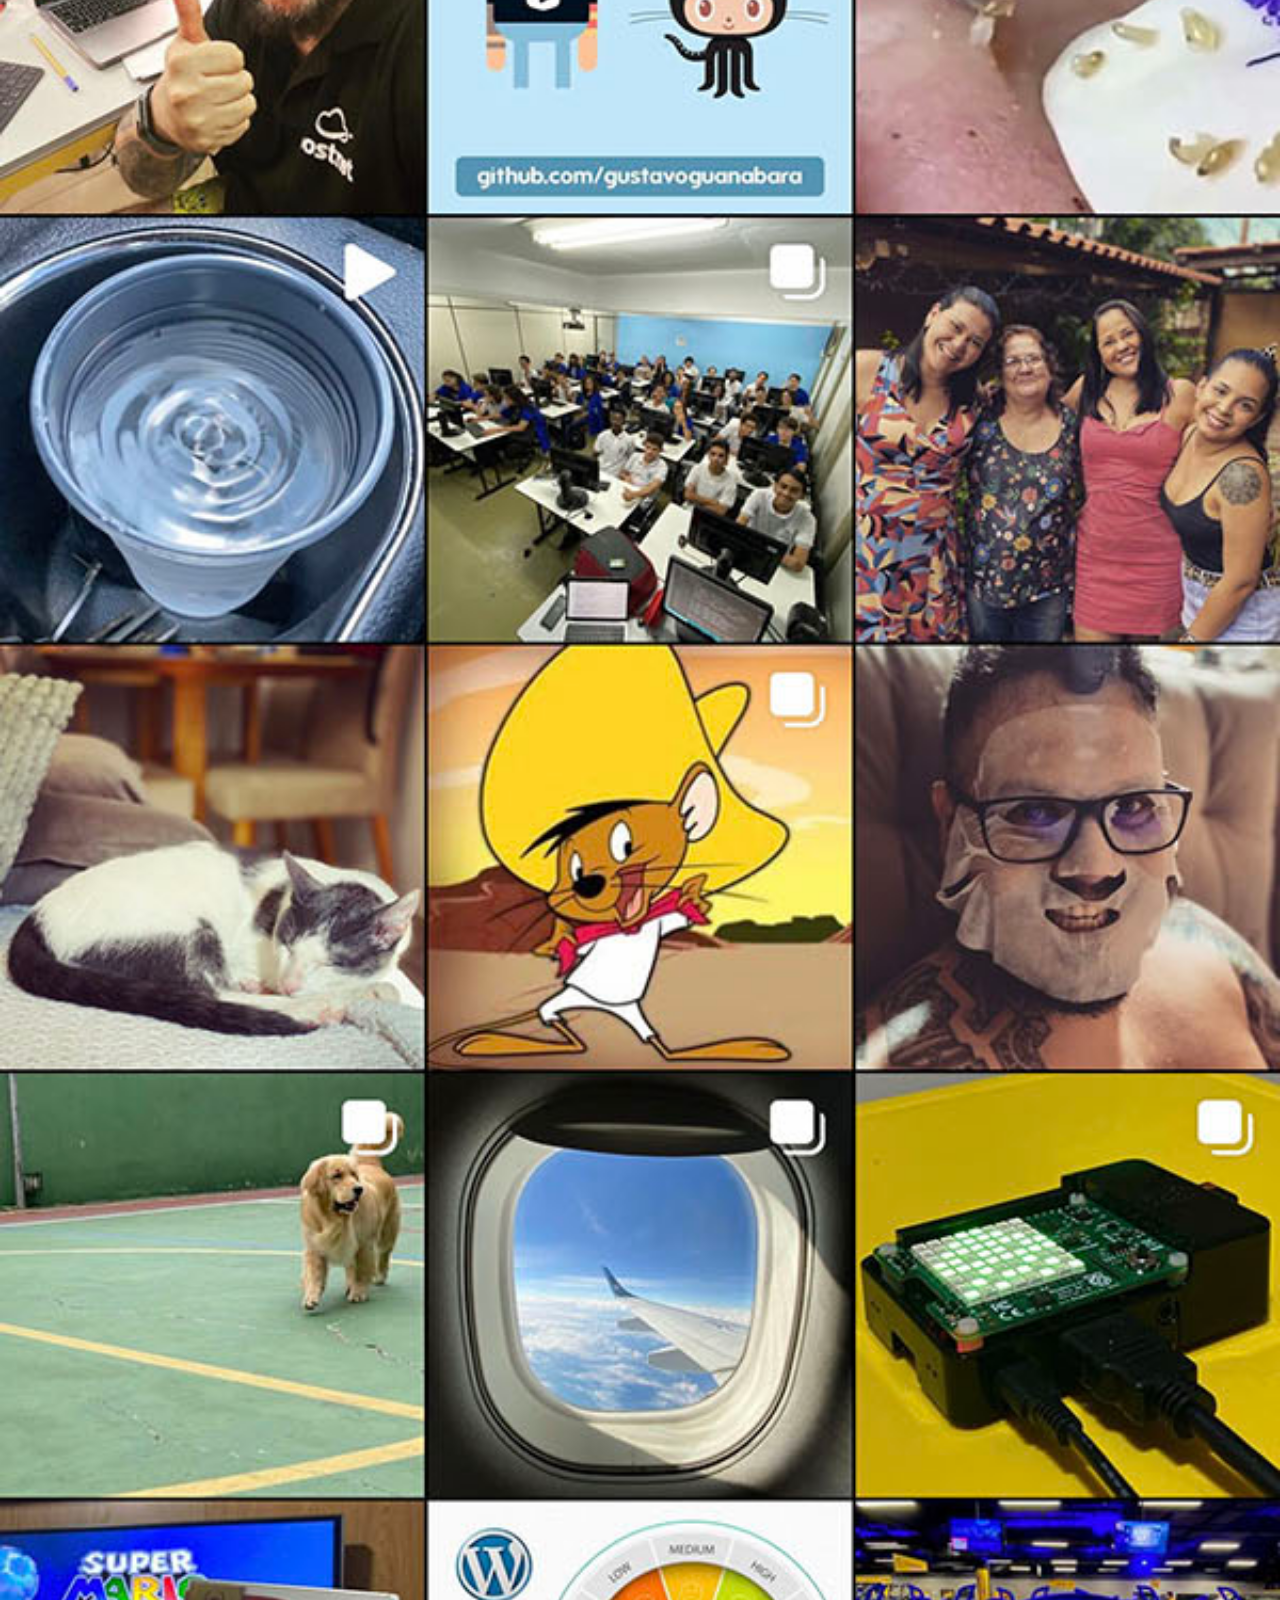
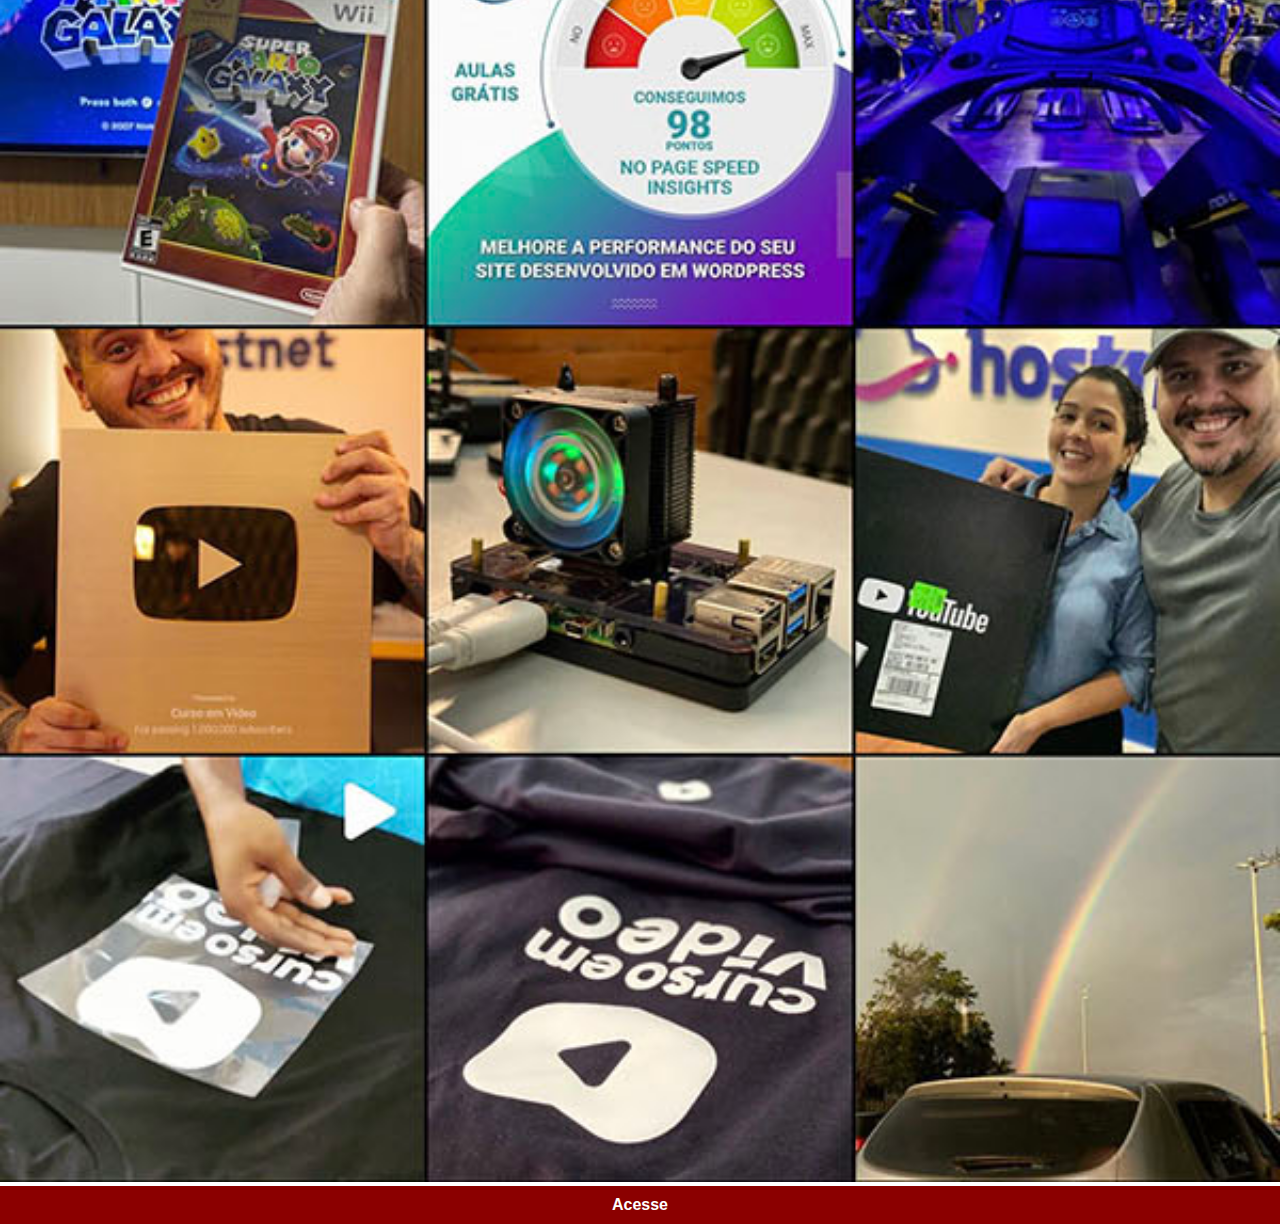
<file: instagran.html>
<!DOCTYPE html>
<html lang="en">
<head>
    <meta charset="UTF-8">
    <meta http-equiv="X-UA-Compatible" content="IE=edge">
    <meta name="viewport" content="width=device-width, initial-scale=1.0">
    <title>Instagran</title>
    <link rel="stylesheet" href="estilos/social.css">
</head>
<body>
    <img src="imagens/tela-instagram.jpg" alt="instagran">
    <a href="https://www.instagram.com/cursoemvideo/" target="_blank">Acesse</a>
</body>
</html>
</file>
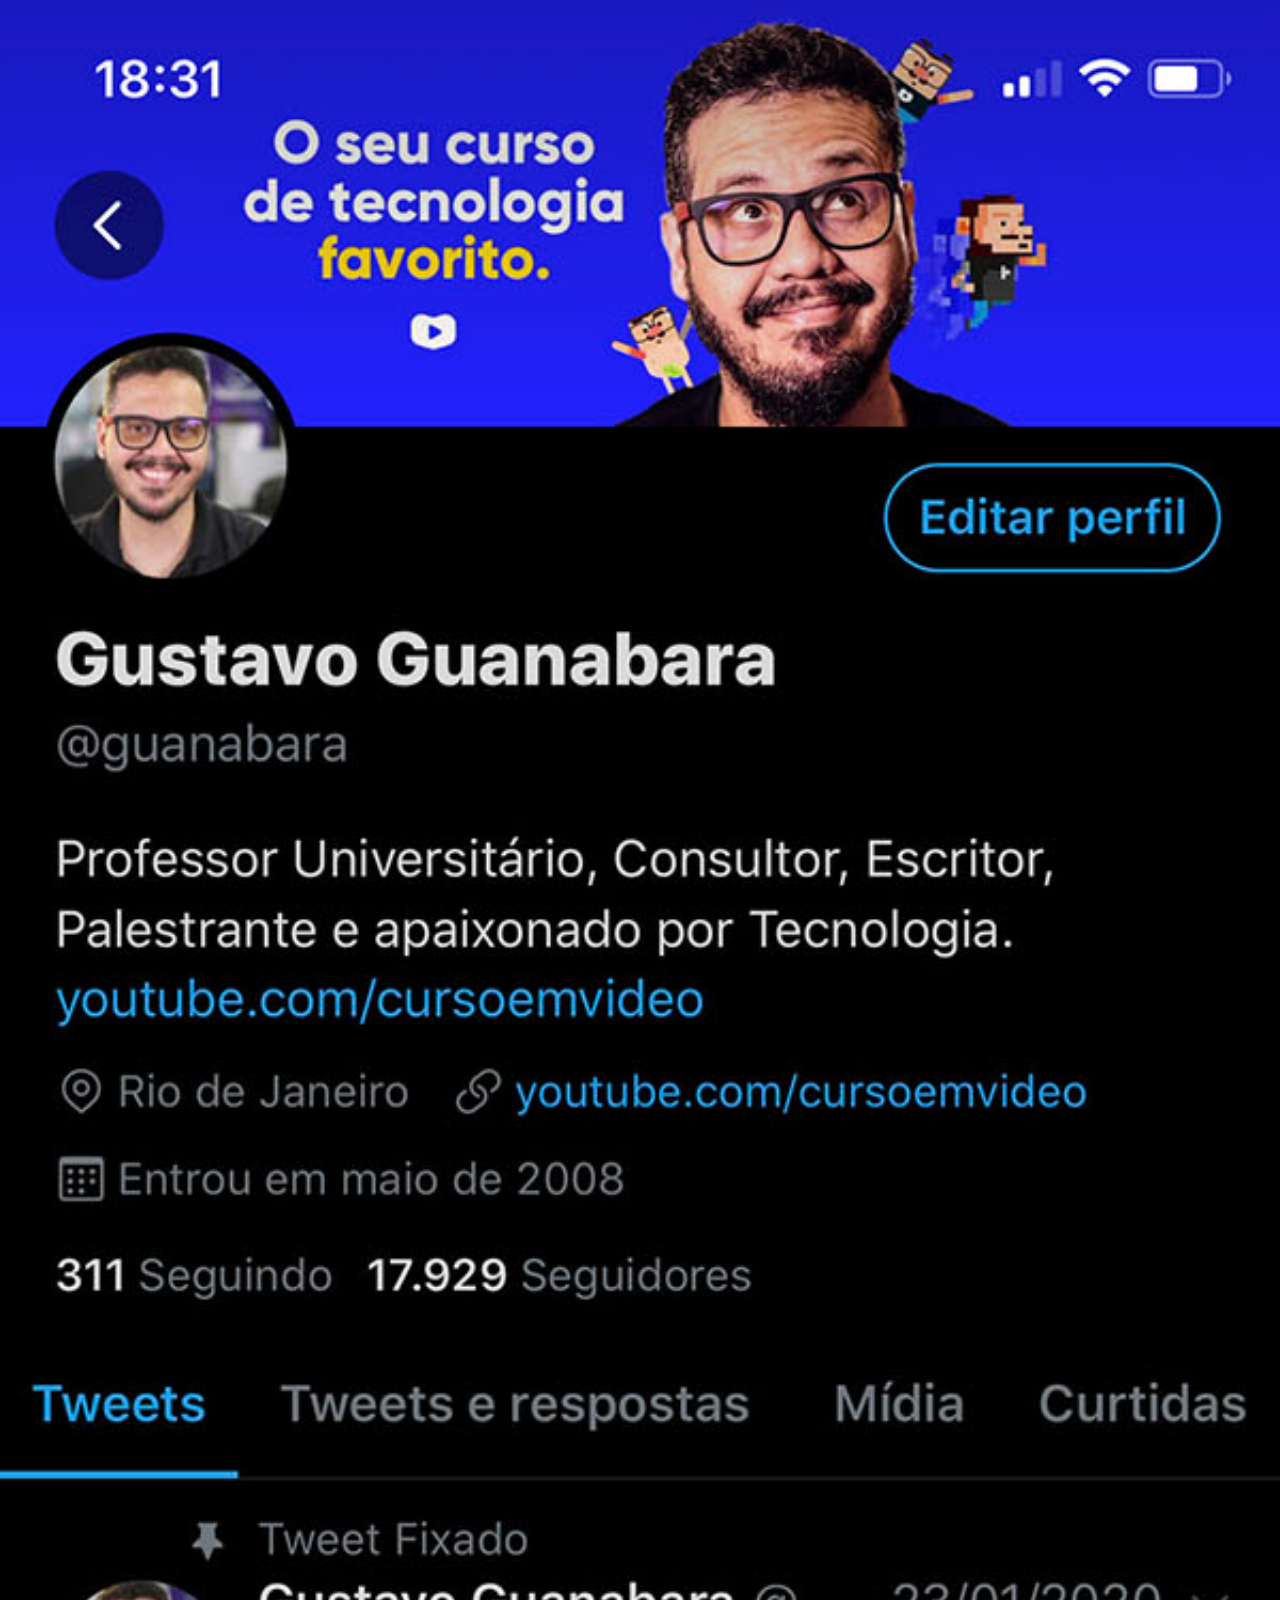
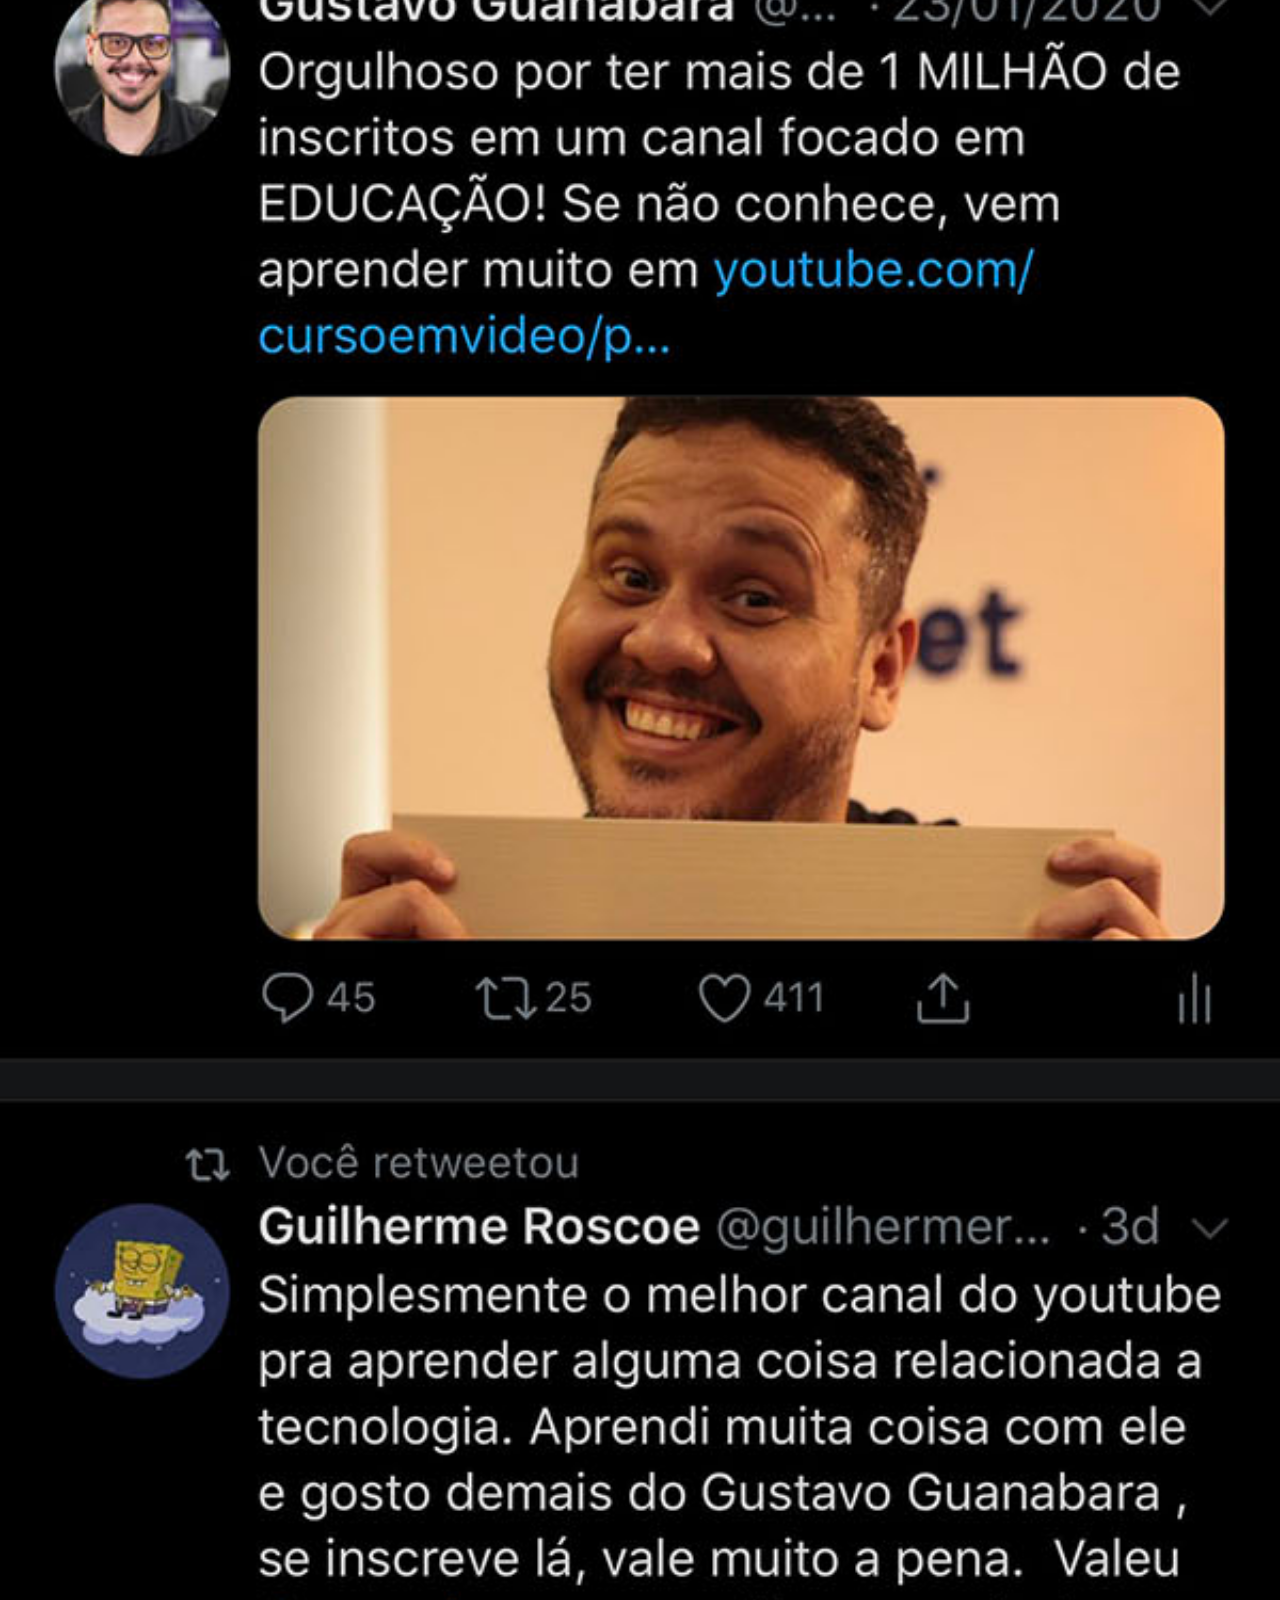
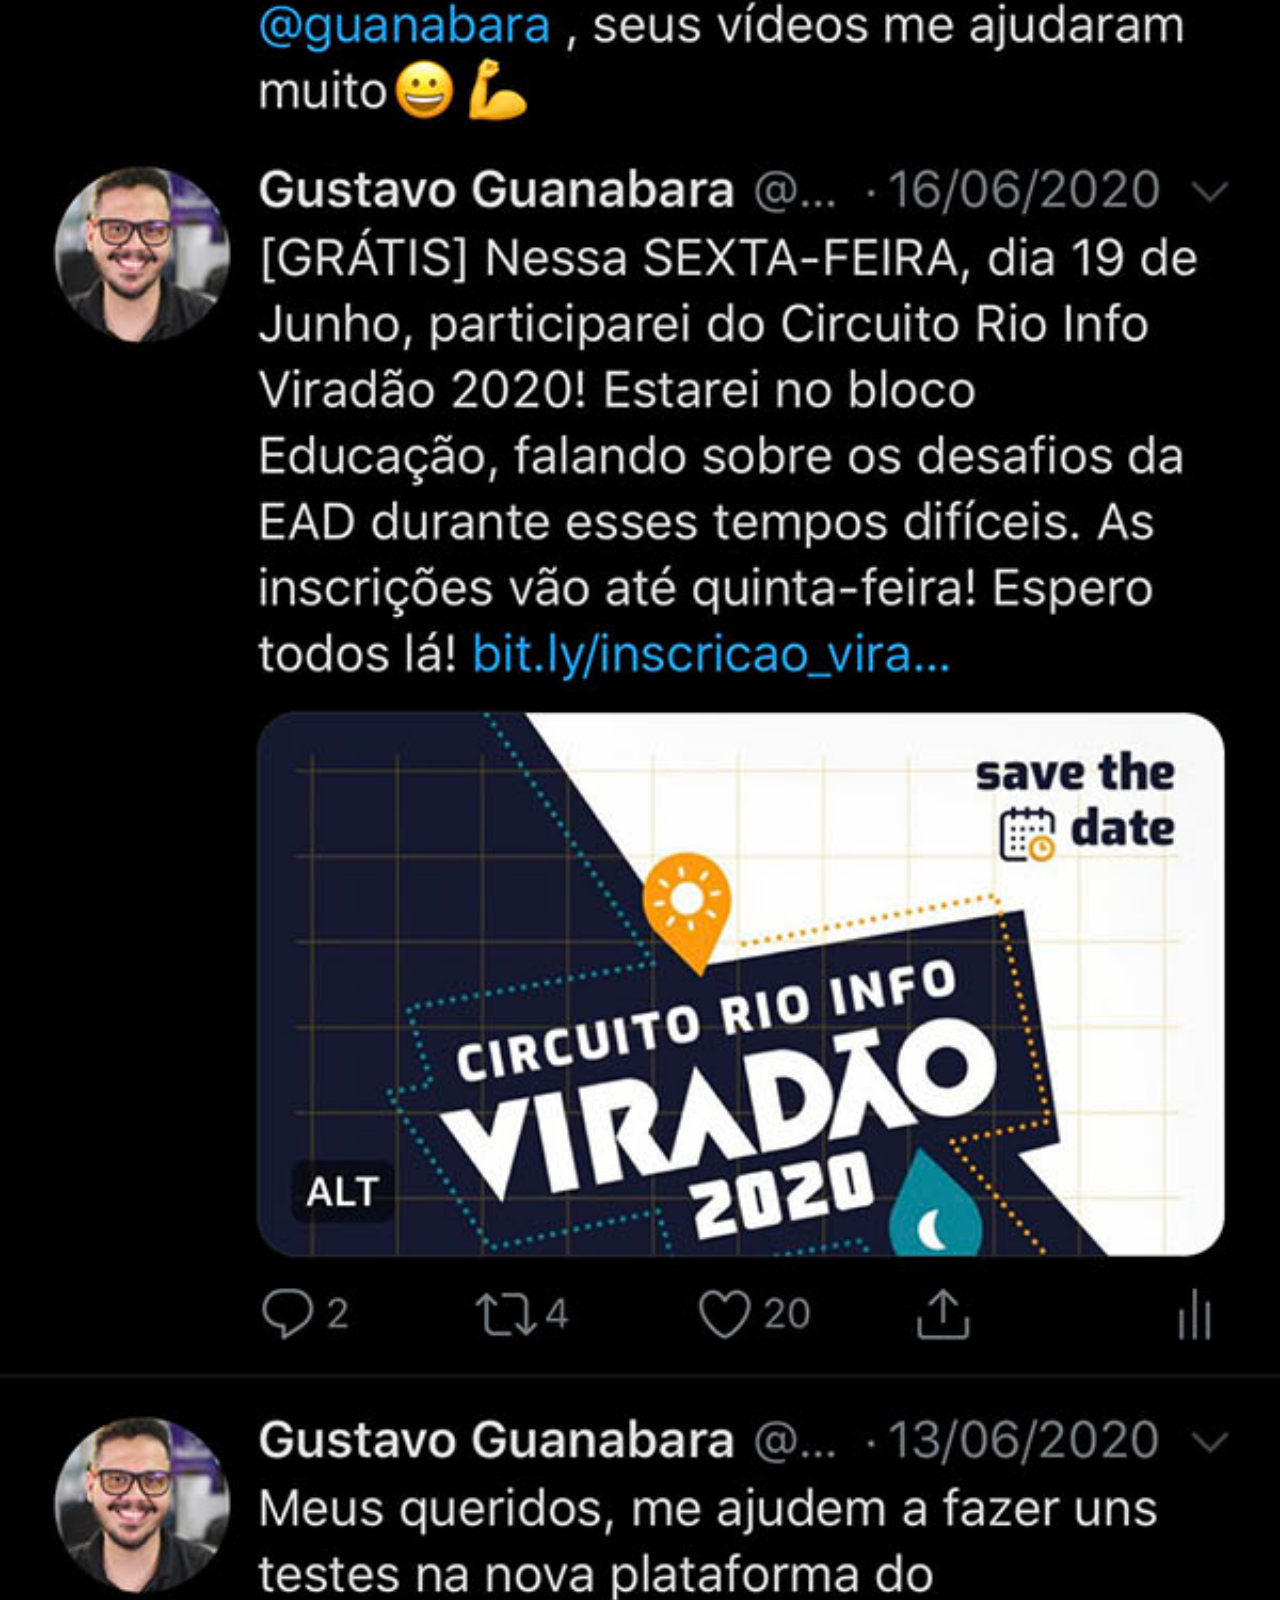
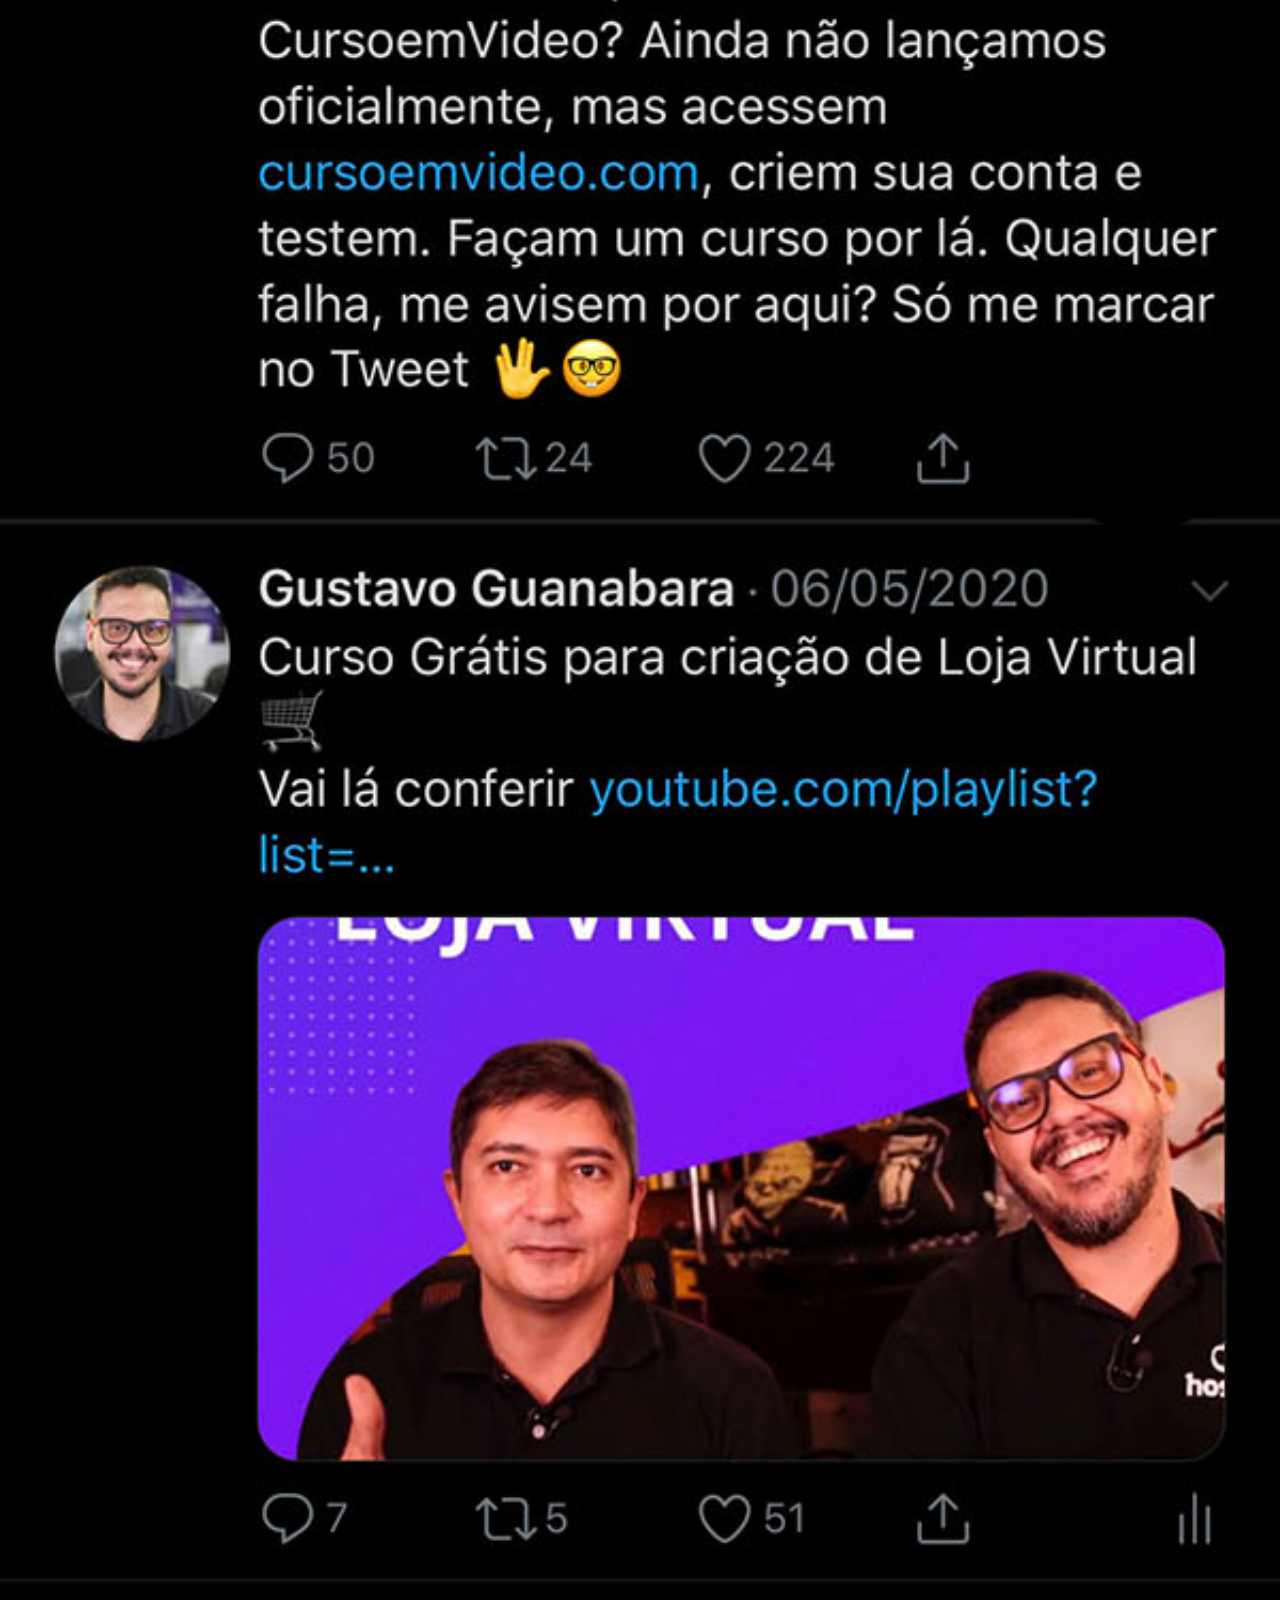
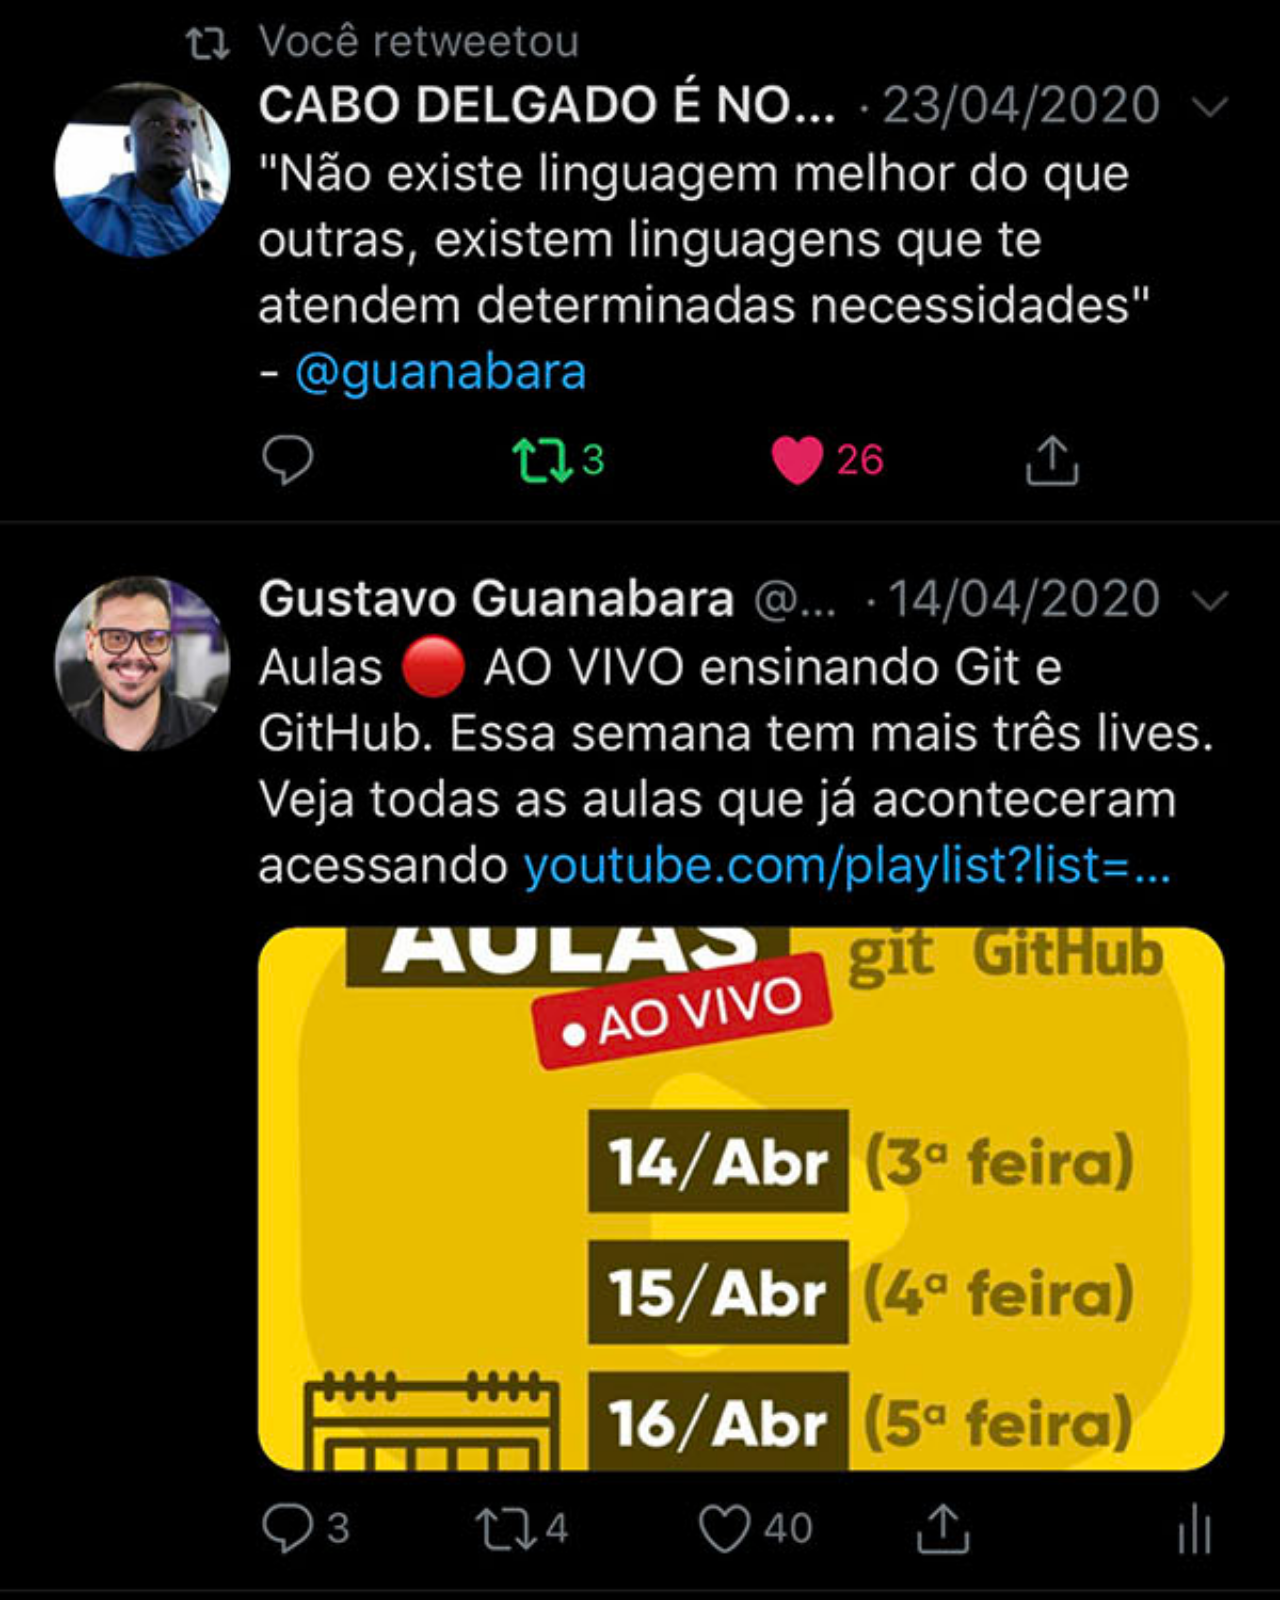
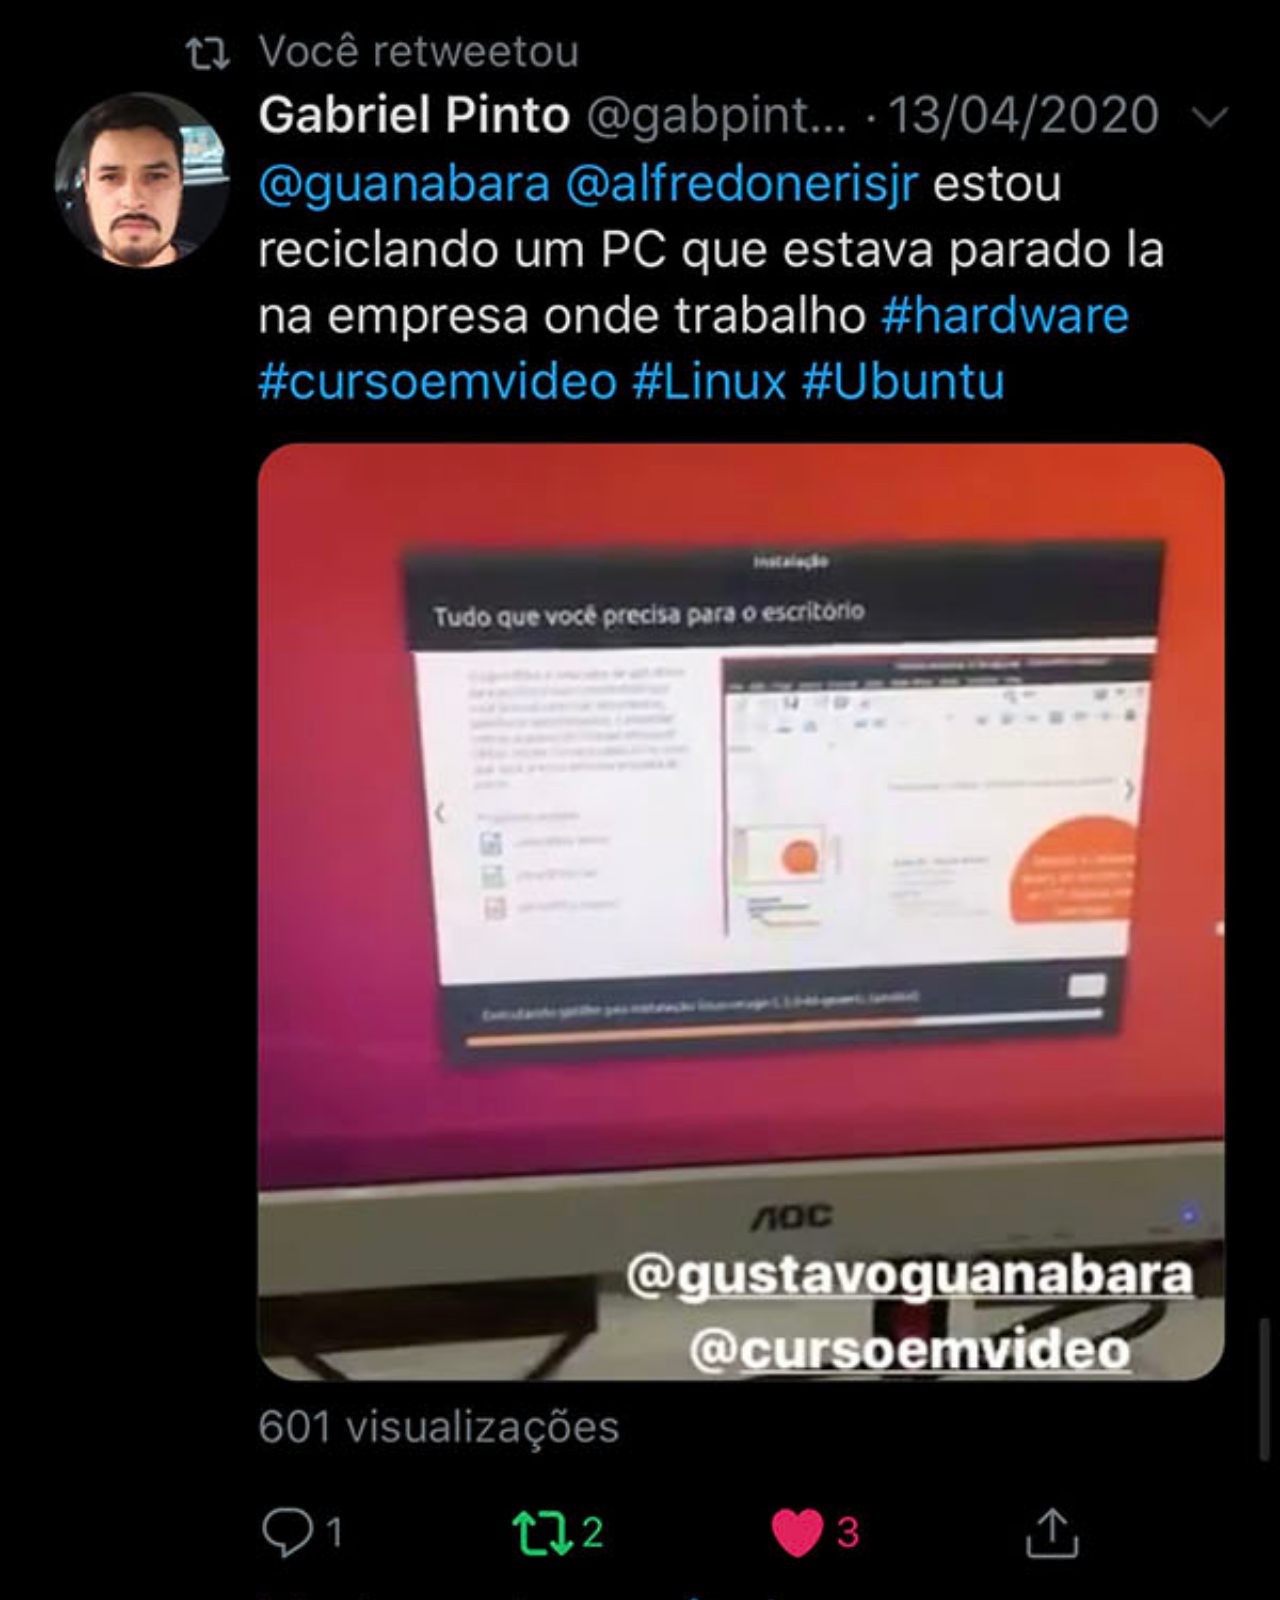
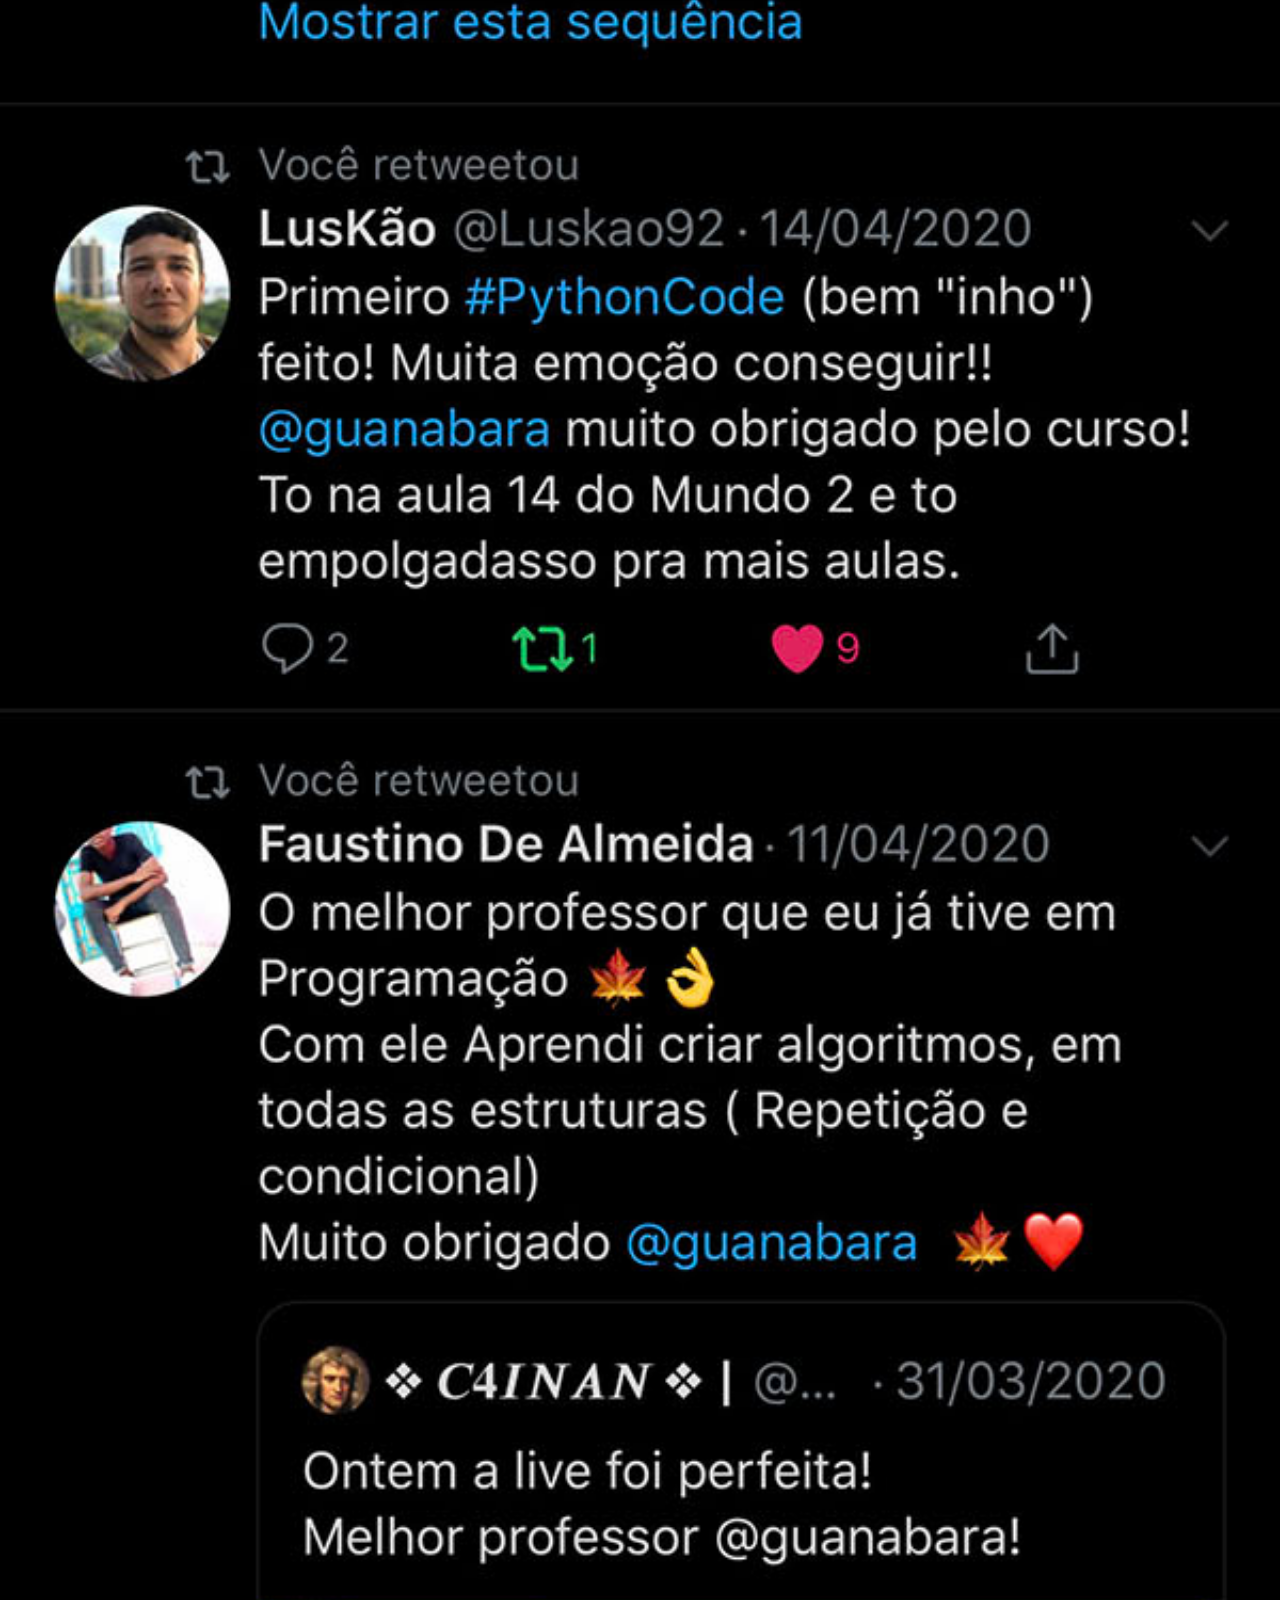
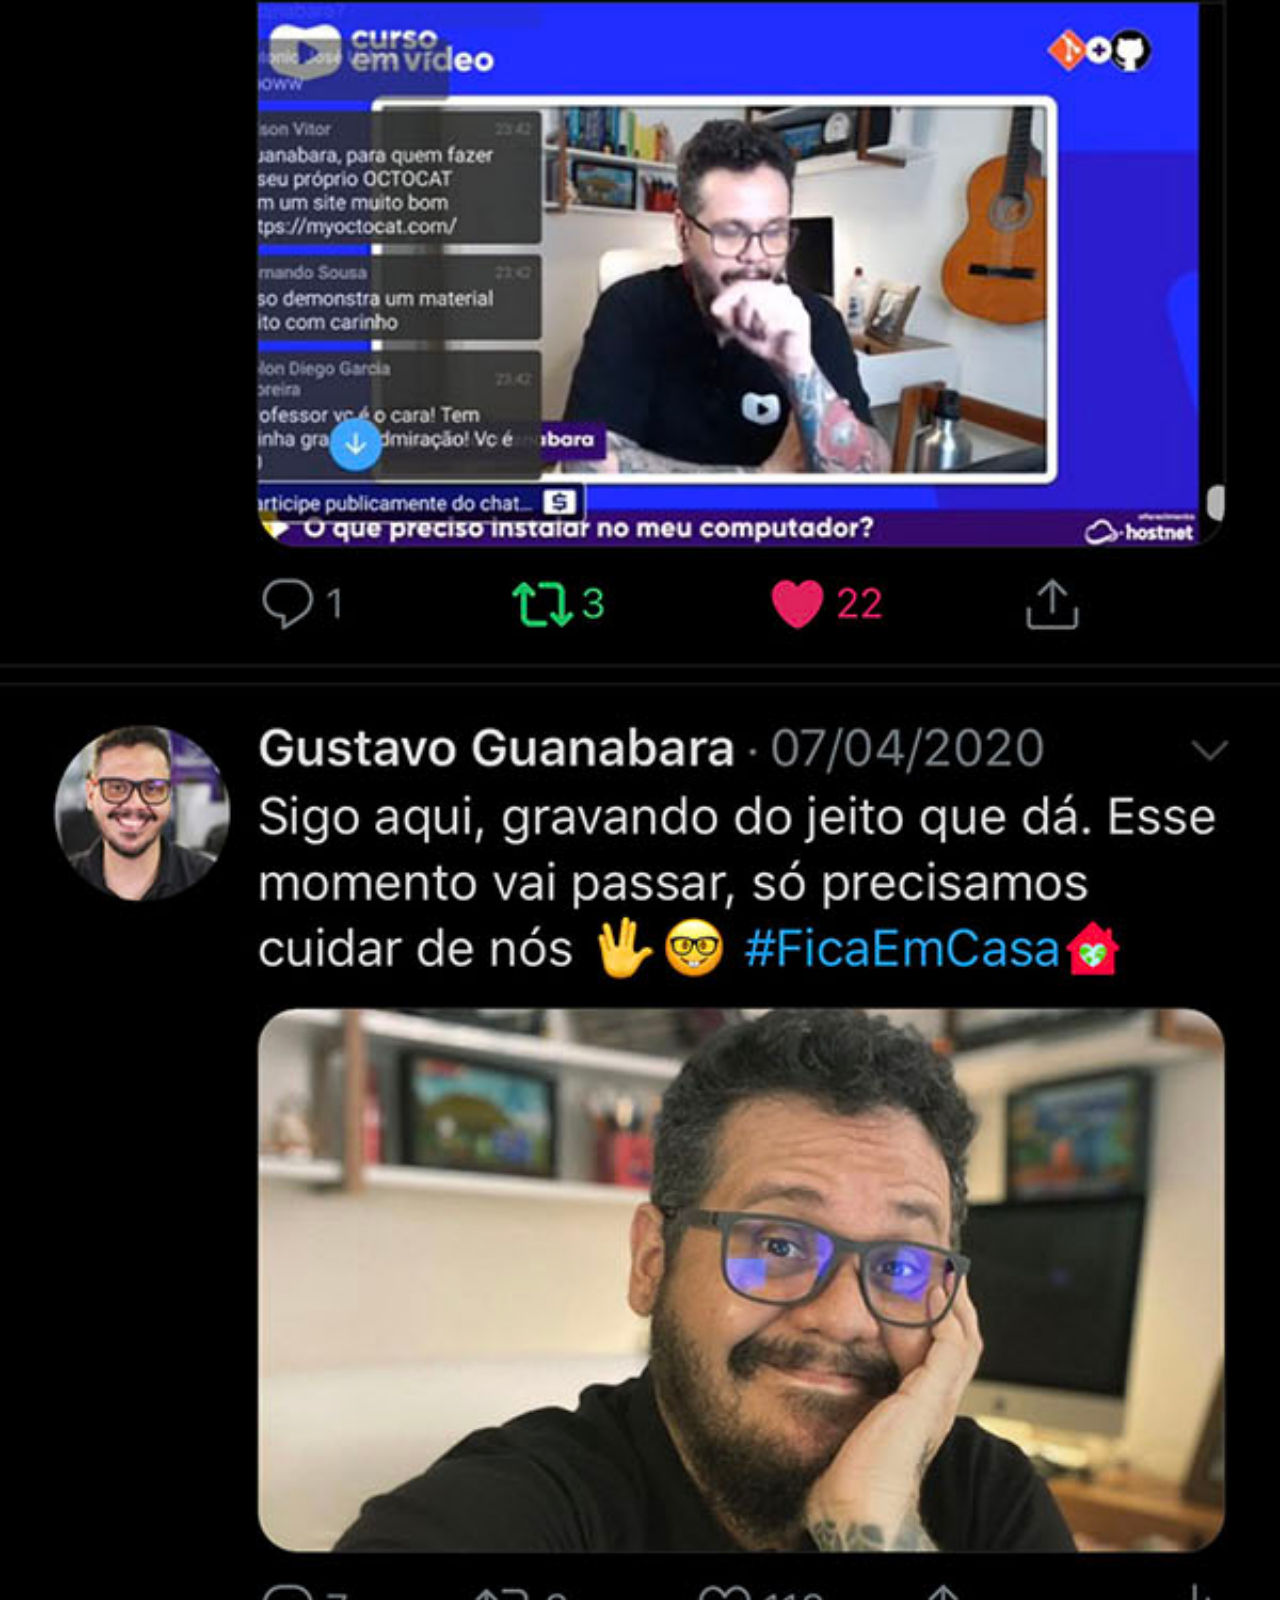
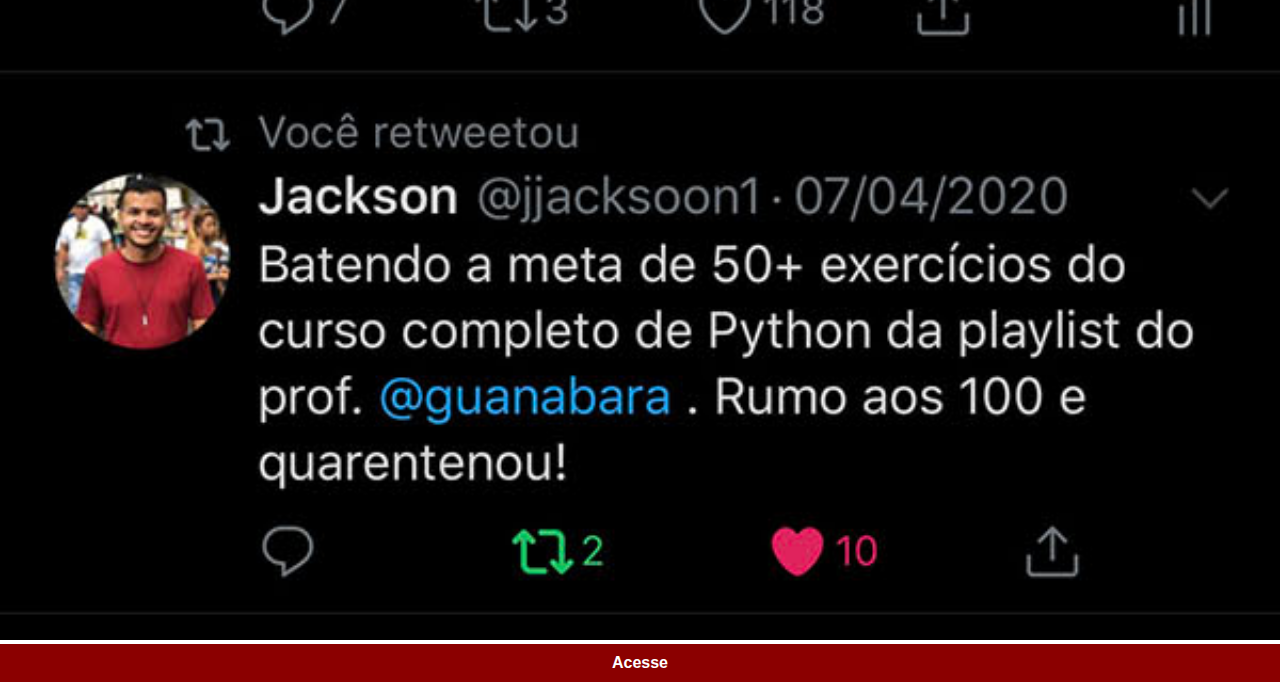
<file: twiter.html>
<!DOCTYPE html>
<html lang="pt-br">
<head>
    <meta charset="UTF-8">
    <meta http-equiv="X-UA-Compatible" content="IE=edge">
    <meta name="viewport" content="width=device-width, initial-scale=1.0">
    <title>Twiter</title>
    <link rel="stylesheet" href="estilos/social.css">
</head>
<body>
    <img src="imagens/tela-twitter.jpg" alt="Twiter">
    <a href="https://twitter.com/cursosemvideo" target="_blank">Acesse</a>
</body>
</html>
</file>
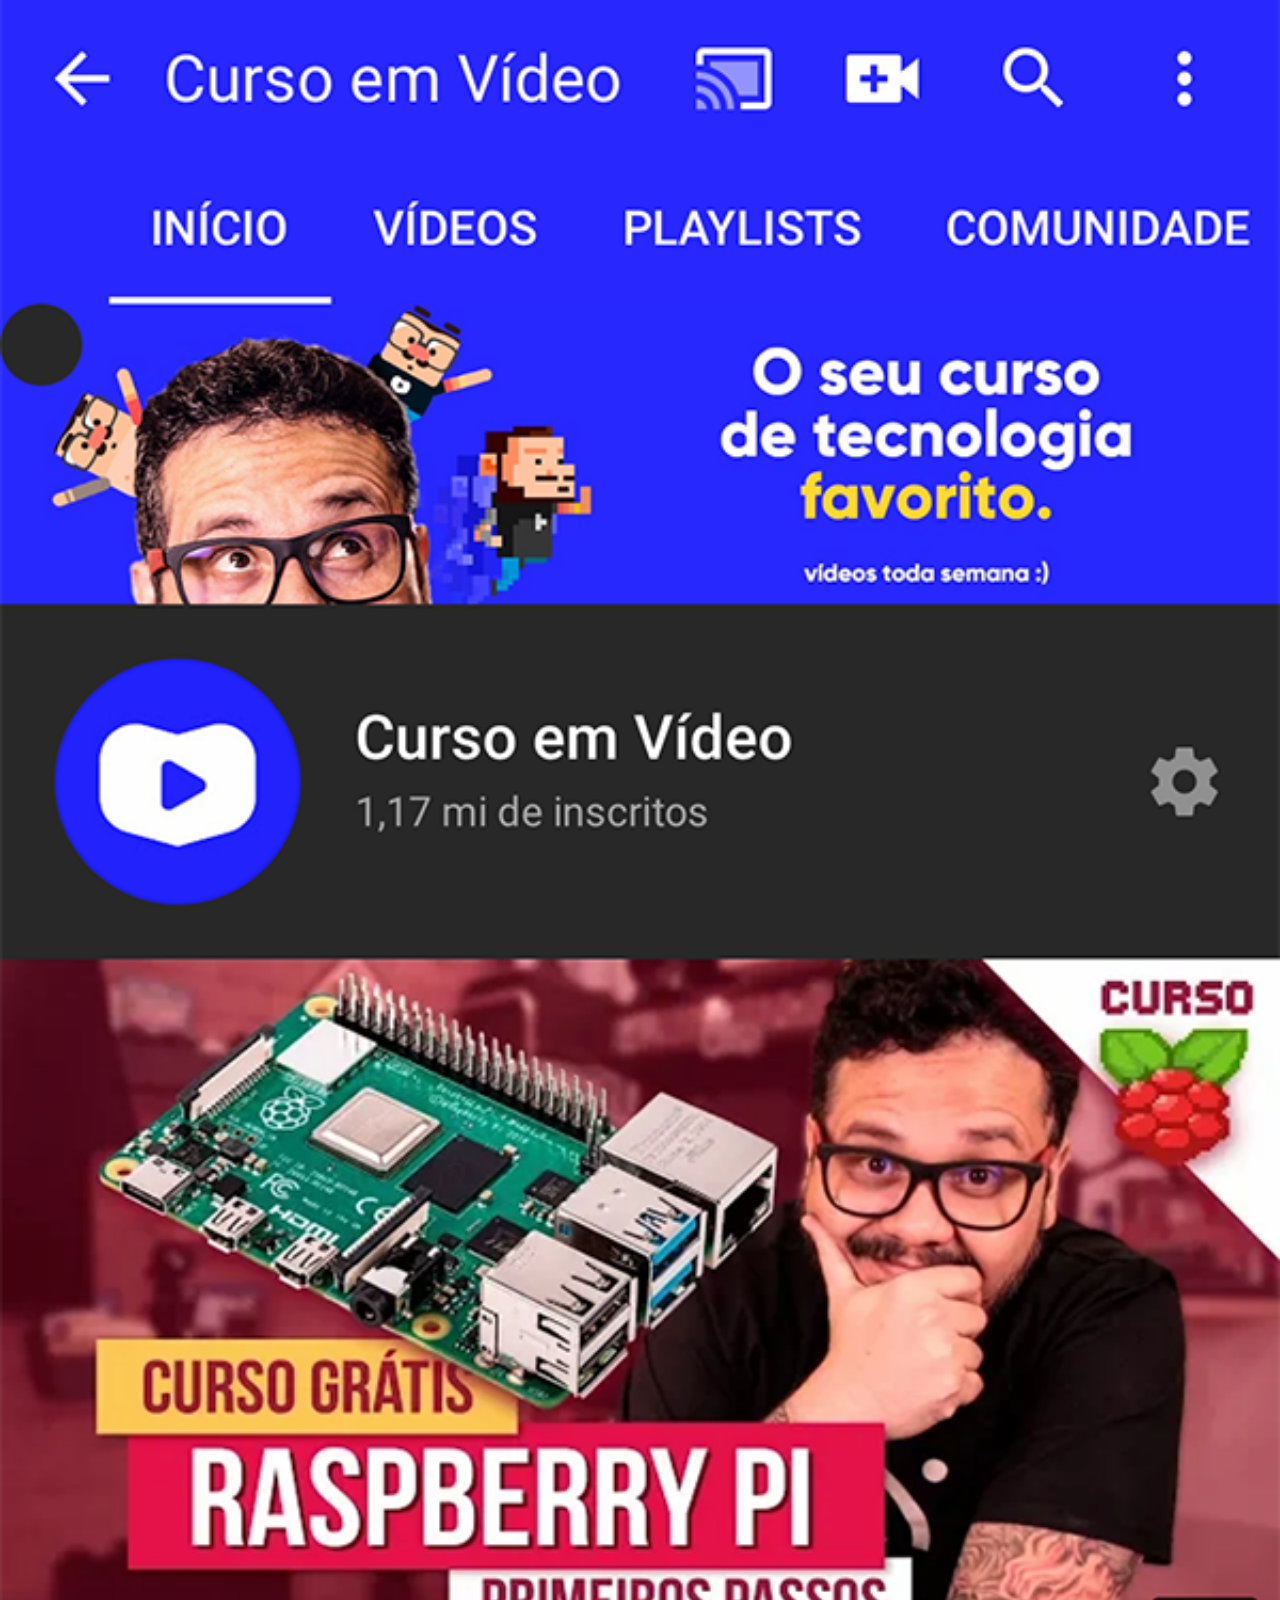
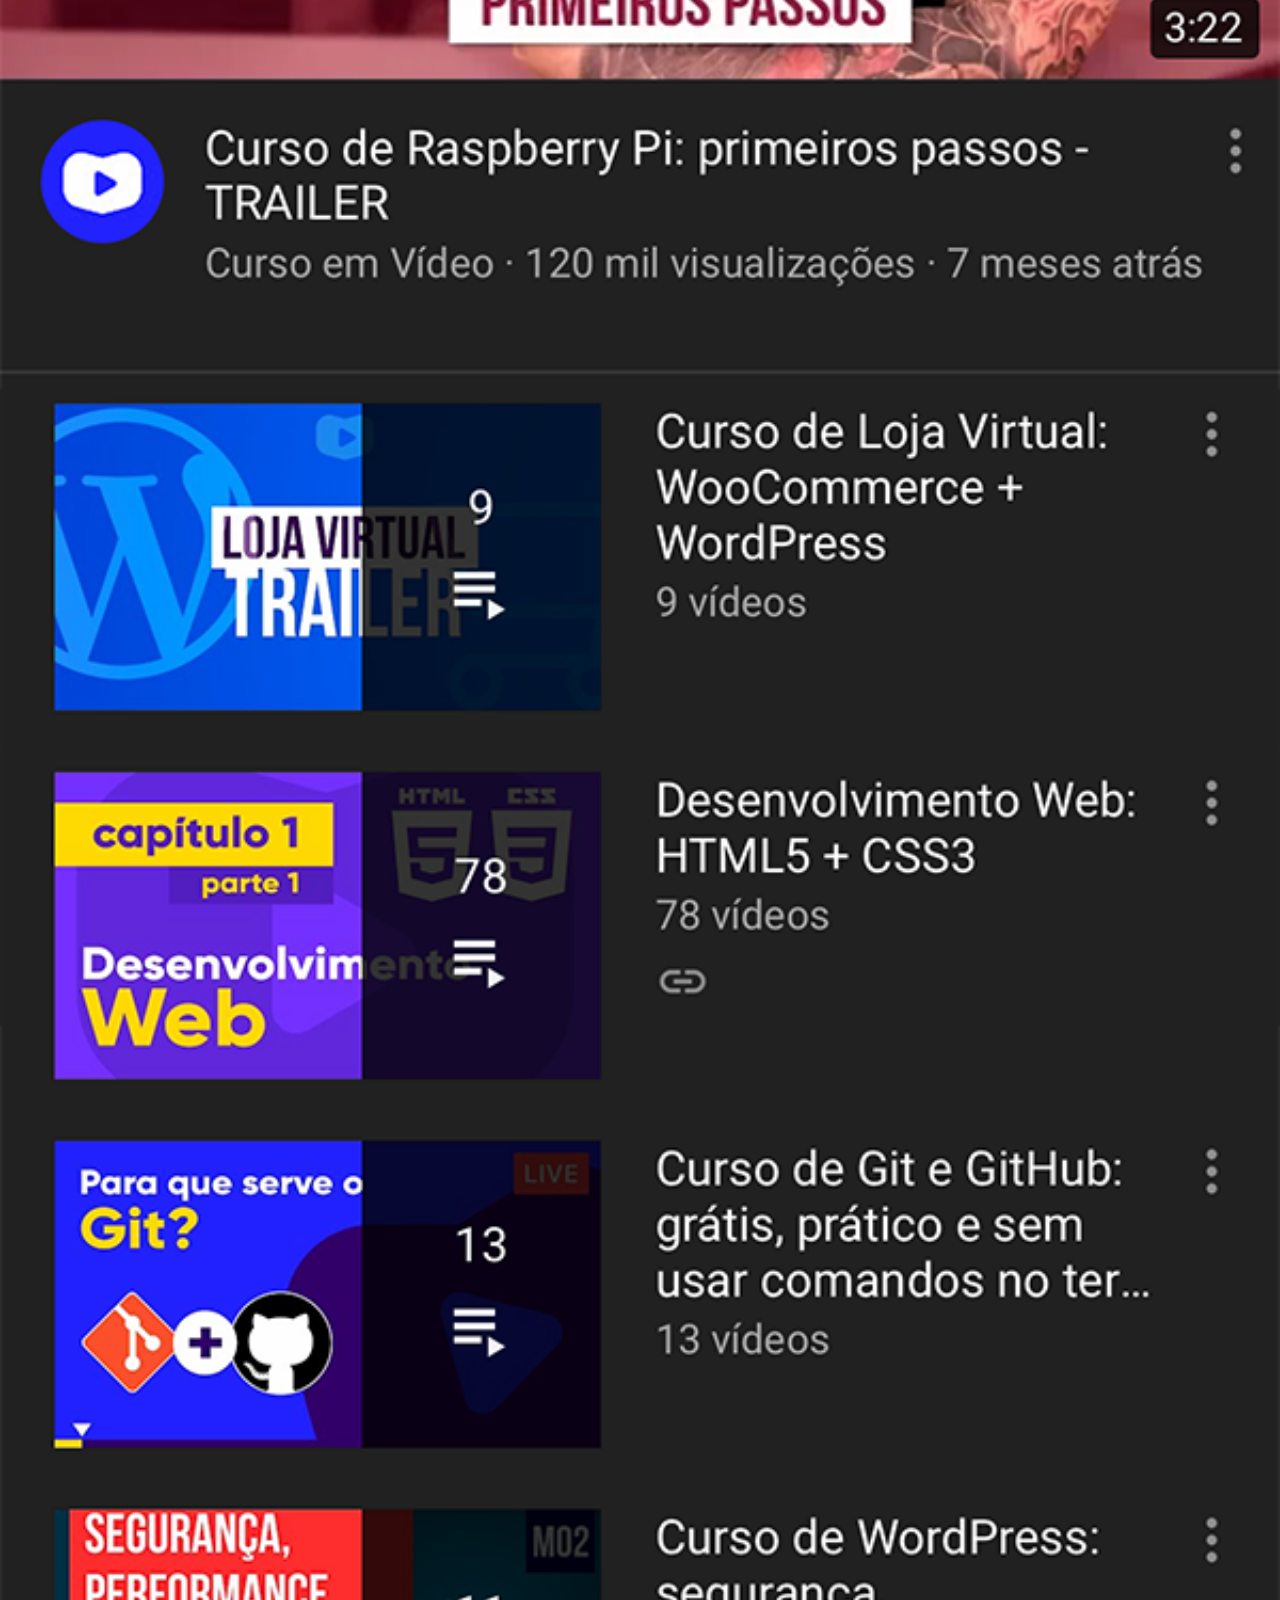
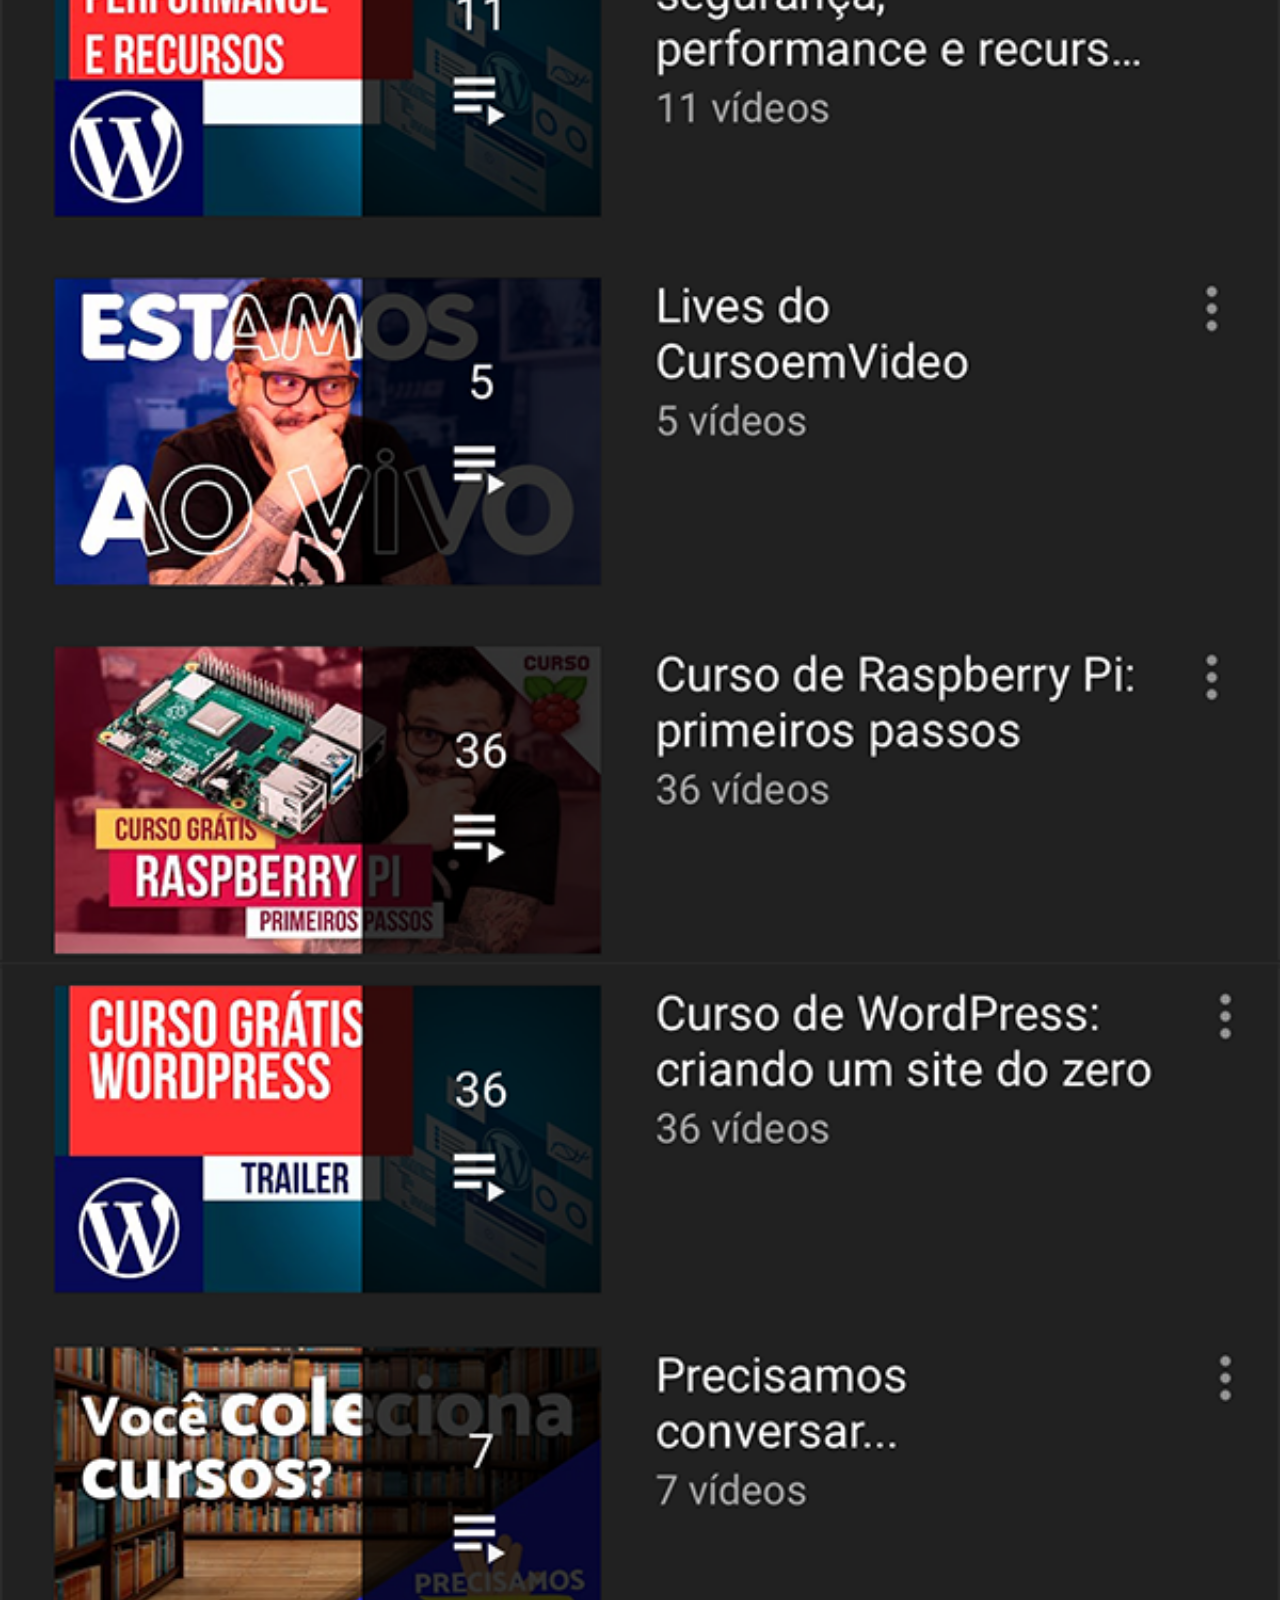
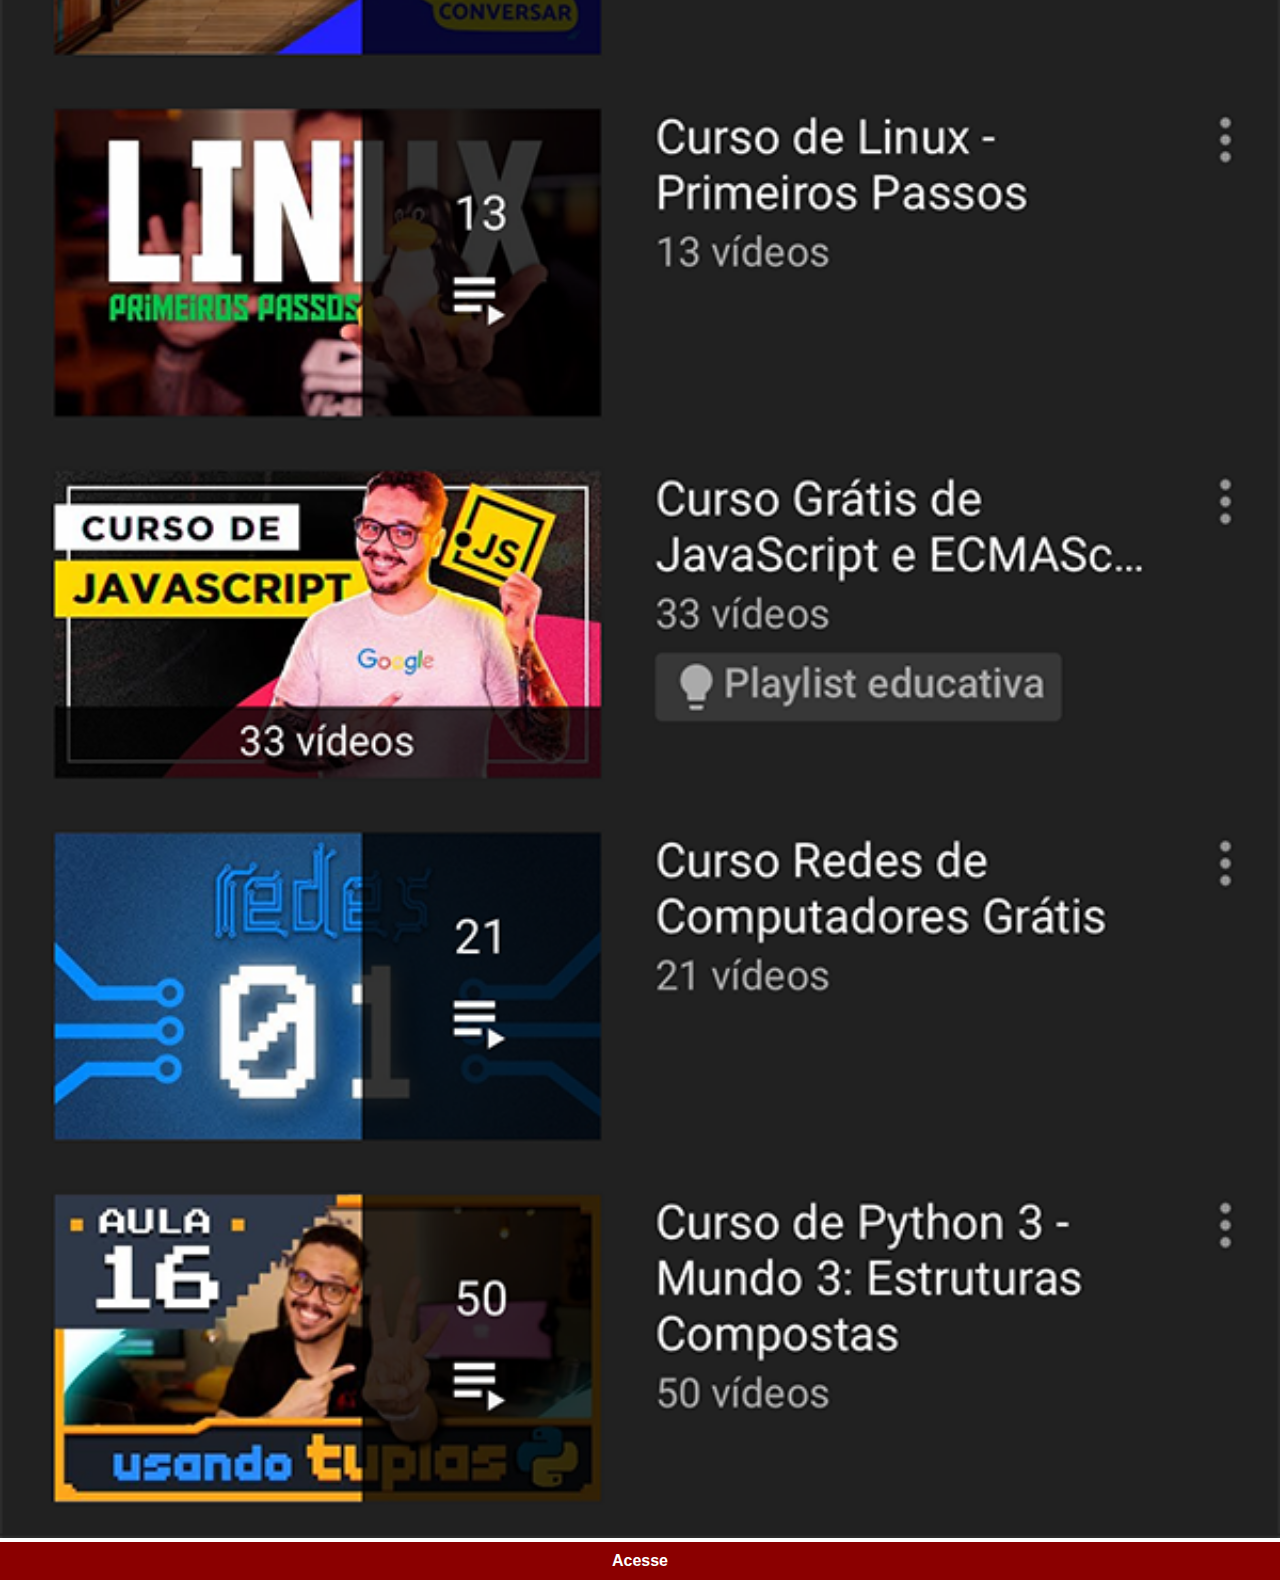
<file: youtube.html>
<!DOCTYPE html>
<html lang="pt-br">
<head>
    <meta charset="UTF-8">
    <meta http-equiv="X-UA-Compatible" content="IE=edge">
    <meta name="viewport" content="width=device-width, initial-scale=1.0">
    <title>youtube</title>
    <link rel="stylesheet" href="estilos/social.css">
</head>
<body>
    <img src="imagens/tela-youtube.png" alt="canal do youtube">
    <a href="https://www.youtube.com/@CursoemVideo/videos" target="_blank">Acesse</a>
</body>
</html>
</file>
<file: estilos/social.css>
@charset "UTF-8";

*{
    margin: 0px;
    padding: 0px;
    font-family: Arial, Helvetica, sans-serif;
}
::-webkit-scrollbar{
    width: 0px;
    height: 0px;
}
img{
    width: 100vw;
}
a{
    display: block;
    background-color: darkred;
    padding: 10px;
    text-align: center;
    font-weight: bolder;
    text-decoration: none;
    color: white;
}
a:hover{
    background-color: red;
}
</file>
